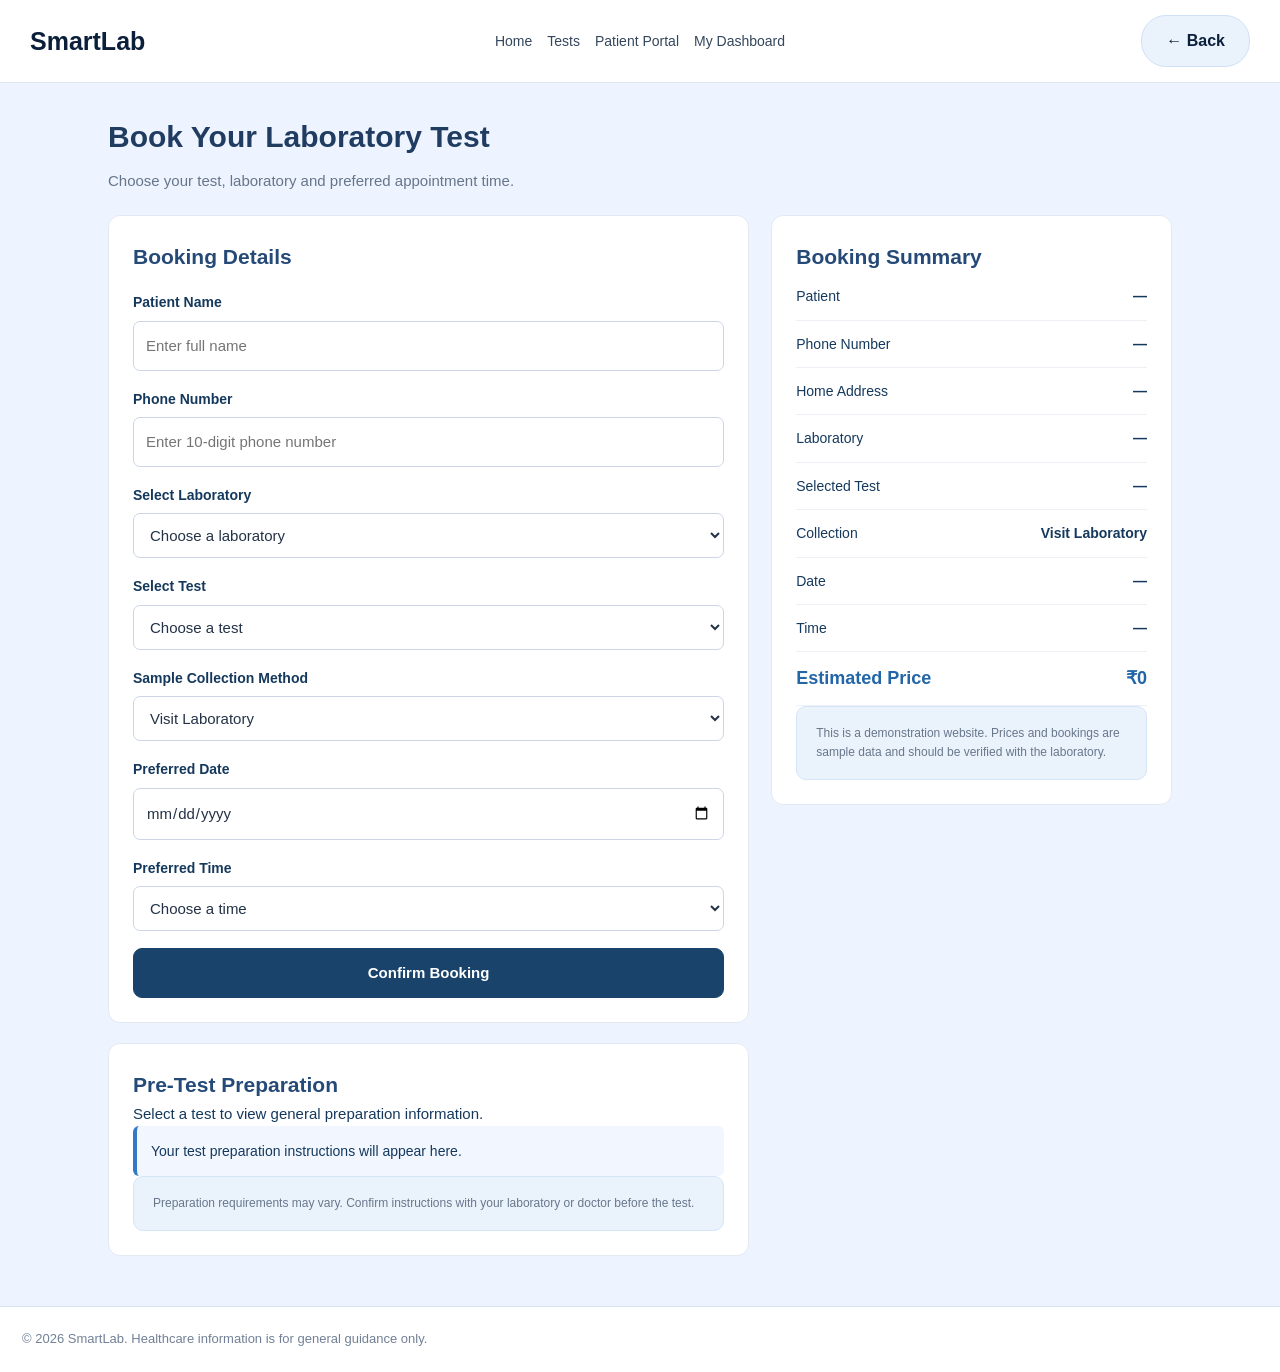
<file: booking.html>
<!DOCTYPE html>
<html lang="en">
<head>
  <meta charset="UTF-8">
  <meta name="viewport" content="width=device-width, initial-scale=1.0">
  <title>Book a Test | SmartLab</title>
  <link rel="stylesheet" href="dashboard.css">

  <style>
    * {
      box-sizing: border-box;
    }

    body {
      margin: 0;
      font-family: Arial, sans-serif;
      background: #EEF4FF !important;
      color: #243247;
    }

    /* Header: SmartLab left, navigation and Back button right */
 header {
  display: grid !important;
  grid-template-columns: 1fr auto 1fr;
  grid-template-rows: auto;
  align-items: center;
  gap: 12px 20px;
  padding: 15px 30px;
  background: #FFFFFF !important;
  border-bottom: 1px solid #DCE5F0 !important;
}

header .brand {
  grid-column: 1;
  grid-row: 1;
  justify-self: start;
  color: #0B1F3A !important;
  margin: 0 !important;
}

header nav {
  grid-column: 2;
  grid-row: 1;
  display: flex !important;
  align-items: center;
  justify-content: center !important;
  gap: 15px !important;
  flex-wrap: wrap;
  width: auto !important;
  margin: 0 !important;
}

header nav .language-select {
  display: none !important;
}

header > .back-btn {
  grid-column: 3;
  grid-row: 1;
  justify-self: end;
  display: inline-flex !important;
  align-items: center;
  justify-content: center;
  margin: 0 !important;
  background: #EAF2FC !important;
  color: #0B1F3A !important;
  border: 1px solid #D1E1F5 !important;
  border-radius: 25px;
  padding: 12px 24px;
  cursor: pointer;
  flex-shrink: 0;
}

@media (max-width: 760px) {
  header {
    grid-template-columns: 1fr auto;
    grid-template-rows: auto auto;
    padding: 15px;
  }

  header .brand {
    grid-column: 1;
    grid-row: 1;
  }

  header nav {
    grid-column: 1 / 3;
    grid-row: 2;
    justify-content: center !important;
  }

  header > .back-btn {
    grid-column: 2;
    grid-row: 1;
  }
}
    header .brand {
  color: #0B1F3A !important;
  font-weight: bold;
}
     
    nav {
      display: flex;
      align-items: center;
      gap: 15px;
      flex-wrap: wrap;
    }

    nav a {
      text-decoration: none;
      color: #34465d;
      font-size: 14px;
    }

    select,
    input,
    button {
      font: inherit;
    }

    .language-select {
      padding: 8px;
      border: 1px solid #d6deea;
      border-radius: 7px;
      background: white;
    }

    .page {
      max-width: 1100px;
      margin: 30px auto;
      padding: 0 18px;
    }

    .page-heading {
      margin-bottom: 22px;
    }

    .page-heading h1 {
      margin-bottom: 8px;
      color: #203c61;
    }

    .page-heading p {
      color: #66758a;
      line-height: 1.6;
    }

    /* Existing Book Test layout - unchanged */
    .booking-layout {
      display: grid;
      grid-template-columns: minmax(0, 1.6fr) minmax(260px, 1fr);
      gap: 22px;
      align-items: start;
      width: 100%;
    }

    .booking-layout > section,
    .booking-layout > aside {
      min-width: 0;
    }

    .booking-layout > section .card,
    .booking-layout > aside .card {
      width: 100%;
    }

    .card {
      background: #FFFFFF !important;
      border: 1px solid #e3e9f2;
      border-radius: 12px;
      padding: 24px;
      margin-bottom: 20px;
    }

    .card h2 {
      margin-top: 0;
      color: #254a78;
      font-size: 21px;
    }

    .form-group {
      margin-bottom: 17px;
    }

    .form-group label {
      display: block;
      font-weight: 600;
      margin-bottom: 7px;
      font-size: 14px;
    }

    .form-group input,
    .form-group select {
      width: 100%;
      padding: 12px;
      border: 1px solid #ccd6e4;
      border-radius: 7px;
      background: white;
      color: #243247;
    }

    .form-group input:focus,
    .form-group select:focus {
      outline: 2px solid #b8d5f6;
      border-color: #3479c5;
    }

    .primary-btn {
      width: 100%;
      padding: 13px;
      border: none;
      border-radius: 7px;
      background: #276bb2;
      color: white;
      font-weight: bold;
      cursor: pointer;
    }

    .primary-btn:hover {
      background: #1e558e;
    }

    .summary-row {
      display: flex;
      justify-content: space-between;
      gap: 12px;
      padding: 12px 0;
      border-bottom: 1px solid #edf0f5;
      font-size: 14px;
    }

    .summary-row span:last-child {
      text-align: right;
      font-weight: 600;
      overflow-wrap: anywhere;
    }

    .price-row {
      font-size: 18px;
      color: #2366a8;
      font-weight: bold;
    }

    .preparation-box {
      background: #f2f7ff;
      border-left: 4px solid #3479c5;
      padding: 14px;
      border-radius: 6px;
      line-height: 1.6;
      font-size: 14px;
    }

    .disclaimer {
      color: #68778b;
      font-size: 12px;
      line-height: 1.6;
    }

    footer {
      text-align: center;
      padding: 22px;
      background: white;
      color: #718096;
      font-size: 13px;
      margin-top: 30px;
    }

    .notice {
      display: none;
      margin-top: 14px;
      padding: 12px;
      border-radius: 7px;
      background: #e8f7ed;
      color: #176534;
      line-height: 1.5;
    }

    @media (max-width: 760px) {
      .booking-layout {
        grid-template-columns: minmax(0, 1fr);
      }

      header {
        align-items: start;
      }

      header nav {
        width: auto !important;
      }

      .card {
        padding: 18px;
      }
    }
  </style>
</head>

<body>
<header>
  <div class="brand">SmartLab</div>

  <nav>
    <a href="index.html" data-i18n="home">Home</a>
    <a href="tests.html" data-i18n="tests">Tests</a>
    <a href="patient-dashboard.html" data-i18n="patientPortal">Patient Portal</a>
    <a href="lab-dashboard.html" data-i18n="myDashboard">My Dashboard</a>

    
  </nav>

  <button class="back-btn" onclick="history.back()">
    ← Back
  </button>
</header>

<main class="page">
  <div class="page-heading">
    <h1 data-i18n="bookingTitle">Book Your Laboratory Test</h1>
    <p data-i18n="bookingIntro">
      Choose your test, laboratory and preferred appointment time.
    </p>
  </div>

  <div class="booking-layout">
    <section>
      <div class="card">
        <h2 data-i18n="bookingDetails">Booking Details</h2>

        <form id="bookingForm">
          <div class="form-group">
            <label for="patientName" data-i18n="patientName">Patient Name</label>
            <input id="patientName" name="patientName" type="text" required
              data-i18n-placeholder="namePlaceholder" placeholder="Enter full name">
          </div>

          <div class="form-group">
            <label for="phone" data-i18n="phone">Phone Number</label>
            <input id="phone" name="phone" type="tel" inputmode="numeric"
              pattern="[0-9]{10}" maxlength="10" required
              data-i18n-placeholder="phonePlaceholder"
              placeholder="Enter 10-digit phone number">
          </div>

          <div class="form-group">
            <label for="laboratory" data-i18n="laboratory">Select Laboratory</label>
            <select id="laboratory" name="laboratory" required>
              <option value="" data-i18n="chooseLab">Choose a laboratory</option>
              <option value="SmartLab Hinjewadi">SmartLab Hinjewadi</option>
              <option value="SmartLab Wakad">SmartLab Wakad</option>
              <option value="SmartLab Pune">SmartLab Pune</option>
            </select>
          </div>

          <div class="form-group">
            <label for="testSelect" data-i18n="selectTest">Select Test</label>
            <select id="testSelect" name="test" required>
              <option value="" data-i18n="chooseTest">Choose a test</option>
              <option value="Haemogram" data-price="200">Haemogram - ₹200</option>
              <option value="Haemoglobin" data-price="100">Haemoglobin - ₹100</option>
              <option value="ESR" data-price="100">ESR - ₹100</option>
              <option value="PBS for Malarial Parasites" data-price="100">PBS for Malarial Parasites - ₹100</option>
              <option value="Malarial Parasites (Rapid)" data-price="150">Malarial Parasites (Rapid) - ₹150</option>
              <option value="Blood Group & RH" data-price="50">Blood Group & RH - ₹50</option>
              <option value="BT-CT" data-price="100">BT-CT - ₹100</option>
              <option value="HbA1c" data-price="500">Glycosylated Haemoglobin (HbA1c) - ₹500</option>
              <option value="Plasma Prothrombin Time" data-price="200">Plasma Prothrombin Time - ₹200</option>
              <option value="HIV" data-price="300">HIV - ₹300</option>
              <option value="HBsAg" data-price="200">HBsAg - ₹200</option>
              <option value="V.D.R.L." data-price="150">V.D.R.L. - ₹150</option>
              <option value="C-Reactive Protein (CRP)" data-price="400">C-Reactive Protein (CRP) - ₹400</option>
              <option value="Rheumatoid Factor (R.A. Test) Quantitative" data-price="400">Rheumatoid Factor (R.A. Test) Quantitative - ₹400</option>
              <option value="A.S.O. Test Quantitative" data-price="500">A.S.O. Test Quantitative - ₹500</option>
              <option value="Widal Test" data-price="100">Widal Test - ₹100</option>
              <option value="Weil Felix" data-price="300">Weil Felix - ₹300</option>
              <option value="Mantoux Test" data-price="250">Mantoux Test - ₹250</option>
              <option value="Dengue Test" data-price="600">Dengue Test - ₹600</option>
              <option value="BSL (R)" data-price="50">BSL (R) - ₹50</option>
              <option value="BSL & FPP" data-price="100">BSL & FPP - ₹100</option>
              <option value="Blood Urea Level" data-price="200">Blood Urea Level - ₹200</option>
              <option value="Serum Creatinine" data-price="200">Serum Creatinine - ₹200</option>
              <option value="Bilirubin (T,D&I)" data-price="200">Bilirubin (T,D&I) - ₹200</option>
              <option value="S.G.P.T." data-price="200">S.G.P.T. - ₹200</option>
              <option value="S.G.O.T." data-price="200">S.G.O.T. - ₹200</option>
              <option value="Calcium" data-price="200">Calcium - ₹200</option>
              <option value="Cholesterol" data-price="200">Cholesterol - ₹200</option>
              <option value="Total Protein (Albumin Globulin)" data-price="250">Total Protein (Albumin Globulin) - ₹250</option>
              <option value="Alkaline Phosphatase" data-price="200">Alkaline Phosphatase - ₹200</option>
              <option value="Uric Acid" data-price="200">Uric Acid - ₹200</option>
              <option value="Triglycerides" data-price="200">Triglycerides - ₹200</option>
              <option value="Urine Routine" data-price="100">Urine Routine - ₹100</option>
              <option value="Sputum for AFB" data-price="300">Sputum for AFB - ₹300</option>
              <option value="Semen Analysis" data-price="300">Semen Analysis - ₹300</option>
              <option value="Stool Examination" data-price="300">Stool Examination - ₹300</option>
              <option value="Urine Pregnancy" data-price="100">Urine Pregnancy - ₹100</option>
              <option value="Lipid Profile" data-price="500">Lipid Profile - ₹500</option>
              <option value="Renal Profile" data-price="500">Renal Profile - ₹500</option>
              <option value="Liver Function" data-price="600">Liver Function - ₹600</option>
              <option value="S. Electrolytes (Dry)" data-price="600">S. Electrolytes (Dry) - ₹600</option>
              <option value="S. Electrolytes (Wet)" data-price="500">S. Electrolytes (Wet) - ₹500</option>
              <option value="Glucose Tolerance Test (GTT)" data-price="400">Glucose Tolerance Test (GTT) - ₹400</option>
              <option value="Glucose Challenge Test (GCT)" data-price="200">Glucose Challenge Test (GCT) - ₹200</option>
              <option value="CK-MB" data-price="500">CK-MB - ₹500</option>
              <option value="CPK" data-price="500">CPK - ₹500</option>
              <option value="Chikungunya" data-price="600">Chikungunya - ₹600</option>
              <option value="Trop T" data-price="1200">Trop T - ₹1200</option>
            </select>
          </div>

          <div class="form-group">
            <label for="collectionMethod" data-i18n="collectionMethod">Sample Collection Method</label>
            <select id="collectionMethod" name="collectionMethod" required>
              <option value="Laboratory" data-i18n="atLab">Visit Laboratory</option>
              <option value="Home Collection" data-i18n="homeCollection">Home Sample Collection</option>
            </select>
          </div>

          <div class="form-group" id="addressGroup" hidden>
            <label for="address" data-i18n="homeAddress">Home Address</label>
            <input id="address" name="address" type="text"
              data-i18n-placeholder="addressPlaceholder"
              placeholder="Enter your complete address">
          </div>

          <div class="form-group">
            <label for="bookingDate" data-i18n="date">Preferred Date</label>
            <input id="bookingDate" name="bookingDate" type="date" required>
          </div>

          <div class="form-group">
            <label for="bookingTime" data-i18n="time">Preferred Time</label>
            <select id="bookingTime" name="bookingTime" required>
              <option value="" data-i18n="chooseTime">Choose a time</option>
              <option>08:00 AM-09:00 AM</option>
              <option>10:00 AM-11:00 AM</option>
              <option>12:00 PM-01:00 AM</option>
              <option>02:00 PM-03:00 PM</option>
              <option>04:00 PM-05:00 PM</option>
            </select>
          </div>

          <button class="primary-btn" type="submit" data-i18n="confirmBooking">
            Confirm Booking
          </button>

          <div id="successNotice" class="notice" role="status"></div>
        </form>
      </div>

      <div class="card">
        <h2 data-i18n="preparationTitle">Pre-Test Preparation</h2>
        <p data-i18n="preparationIntro">
          Select a test to view general preparation information.
        </p>
        <div id="preparationText" class="preparation-box">
          Your test preparation instructions will appear here.
        </div>
        <p class="disclaimer" data-i18n="medicalDisclaimer">
          Preparation requirements may vary. Confirm instructions with your laboratory or doctor before the test.
        </p>
      </div>
    </section>

    <aside>
      <div class="card">
        <h2 data-i18n="summaryTitle">Booking Summary</h2>

        <div class="summary-row">
          <span data-i18n="summaryPatient">Patient</span>
          <span id="summaryPatient">—</span>
        </div>
        <div class="summary-row">
  <span>Phone Number</span>
  <span id="summaryPhone">—</span>
</div>

<div class="summary-row" id="summaryAddressRow" hidden>
  <span>Home Address</span>
  <span id="summaryAddress">—</span>
</div>

        <div class="summary-row">
          <span data-i18n="summaryLab">Laboratory</span>
          <span id="summaryLab">—</span>
        </div>

        <div class="summary-row">
          <span data-i18n="summaryTest">Selected Test</span>
          <span id="summaryTest">—</span>
        </div>

        <div class="summary-row">
          <span data-i18n="summaryCollection">Collection</span>
          <span id="summaryCollection">Visit Laboratory</span>
        </div>

        <div class="summary-row">
          <span data-i18n="summaryDate">Date</span>
          <span id="summaryDate">—</span>
        </div>

        <div class="summary-row">
          <span data-i18n="summaryTime">Time</span>
          <span id="summaryTime">—</span>
        </div>

        <div class="summary-row price-row">
          <span data-i18n="estimatedPrice">Estimated Price</span>
          <span id="summaryPrice">₹0</span>
        </div>

        <p class="disclaimer" data-i18n="priceDisclaimer">
          This is a demonstration website. Prices and bookings are sample data and should be verified with the laboratory.
        </p>
      </div>
    </aside>
  </div>
</main>

<footer data-i18n="footerText">
  © 2026 SmartLab. Healthcare information is for general guidance only.
</footer>

<script>
const translations = {
  en: {
    home:"Home", tests:"Tests", patientPortal:"Patient Portal",
    myDashboard:"My Dashboard", back:"Back",
    bookingTitle:"Book Your Laboratory Test",
    bookingIntro:"Choose your test, laboratory and preferred appointment time.",
    bookingDetails:"Booking Details", patientName:"Patient Name",
    namePlaceholder:"Enter full name", phone:"Phone Number",
    phonePlaceholder:"Enter 10-digit phone number",
    laboratory:"Select Laboratory", chooseLab:"Choose a laboratory",
    selectTest:"Select Test", chooseTest:"Choose a test",
    collectionMethod:"Sample Collection Method", atLab:"Visit Laboratory",
    homeCollection:"Home Sample Collection", homeAddress:"Home Address",
    addressPlaceholder:"Enter your complete address",
    date:"Preferred Date", time:"Preferred Time", chooseTime:"Choose a time",
    confirmBooking:"Confirm Booking", preparationTitle:"Pre-Test Preparation",
    preparationIntro:"Select a test to view general preparation information.",
    preparationDefault:"Your test preparation instructions will appear here.",
    medicalDisclaimer:"Preparation requirements may vary. Confirm instructions with your laboratory or doctor before the test.",
    summaryTitle:"Booking Summary", summaryPatient:"Patient",
    summaryLab:"Laboratory", summaryTest:"Selected Test",
    summaryCollection:"Collection", summaryDate:"Date", summaryTime:"Time",
    estimatedPrice:"Estimated Price",
    priceDisclaimer:"This is a demonstration website. Prices and bookings are sample data and should be verified with the laboratory.",
    footerText:"© 2026 SmartLab. Healthcare information is for general guidance only.",
    success:"Demo booking saved successfully. This is not a real laboratory appointment.",
    fillFields:"Please complete all required fields.",
    noPreparation:"Follow the instructions given by your laboratory. Preparation depends on the test and your medical condition."
  },
  mr: {
    home:"मुख्यपृष्ठ", tests:"चाचण्या", patientPortal:"रुग्ण पोर्टल",
    myDashboard:"माझे डॅशबोर्ड", back:"मागे",
    bookingTitle:"तुमची लॅब चाचणी बुक करा",
    bookingIntro:"चाचणी, प्रयोगशाळा आणि सोयीची वेळ निवडा.",
    bookingDetails:"बुकिंगची माहिती", patientName:"रुग्णाचे नाव",
    namePlaceholder:"पूर्ण नाव लिहा", phone:"मोबाइल नंबर",
    phonePlaceholder:"१० अंकी मोबाइल नंबर लिहा",
    laboratory:"प्रयोगशाळा निवडा", chooseLab:"प्रयोगशाळा निवडा",
    selectTest:"चाचणी निवडा", chooseTest:"चाचणी निवडा",
    collectionMethod:"नमुना गोळा करण्याची पद्धत", atLab:"प्रयोगशाळेत जा",
    homeCollection:"घरी नमुना संकलन", homeAddress:"घराचा पत्ता",
    addressPlaceholder:"संपूर्ण पत्ता लिहा",
    date:"पसंतीची तारीख", time:"पसंतीची वेळ", chooseTime:"वेळ निवडा",
    confirmBooking:"बुकिंग निश्चित करा", preparationTitle:"चाचणीपूर्व तयारी",
    preparationIntro:"तयारीची सामान्य माहिती पाहण्यासाठी चाचणी निवडा.",
    preparationDefault:"चाचणीच्या तयारीची माहिती येथे दिसेल.",
    medicalDisclaimer:"तयारीचे नियम वेगवेगळे असू शकतात. चाचणीपूर्वी प्रयोगशाळा किंवा डॉक्टरांकडून सूचना निश्चित करा.",
    summaryTitle:"बुकिंगचा तपशील", summaryPatient:"रुग्ण",
    summaryLab:"प्रयोगशाळा", summaryTest:"निवडलेली चाचणी",
    summaryCollection:"संकलन", summaryDate:"तारीख", summaryTime:"वेळ",
    estimatedPrice:"अंदाजे किंमत",
    priceDisclaimer:"ही प्रात्यक्षिक वेबसाइट आहे. किंमती आणि बुकिंग नमुना माहिती आहे. प्रयोगशाळेकडून खात्री करा.",
    footerText:"© 2026 SmartLab. आरोग्यविषयक माहिती सामान्य मार्गदर्शनासाठी आहे.",
    success:"डेमो बुकिंग सेव्ह झाले. ही खरी प्रयोगशाळेतील अपॉइंटमेंट नाही.",
    fillFields:"कृपया आवश्यक सर्व माहिती भरा.",
    noPreparation:"प्रयोगशाळेने दिलेल्या सूचनांचे पालन करा. तयारी चाचणी आणि आरोग्यस्थितीनुसार बदलू शकते."
  },
  hi: {
    home:"होम", tests:"जाँचें", patientPortal:"रोगी पोर्टल",
    myDashboard:"मेरा डैशबोर्ड", back:"वापस",
    bookingTitle:"अपनी लैब जाँच बुक करें",
    bookingIntro:"जाँच, प्रयोगशाला और सुविधाजनक समय चुनें।",
    bookingDetails:"बुकिंग की जानकारी", patientName:"रोगी का नाम",
    namePlaceholder:"पूरा नाम दर्ज करें", phone:"मोबाइल नंबर",
    phonePlaceholder:"10 अंकों का मोबाइल नंबर दर्ज करें",
    laboratory:"प्रयोगशाला चुनें", chooseLab:"प्रयोगशाला चुनें",
    selectTest:"जाँच चुनें", chooseTest:"जाँच चुनें",
    collectionMethod:"नमूना लेने का तरीका", atLab:"प्रयोगशाला जाएँ",
    homeCollection:"घर से नमूना संग्रह", homeAddress:"घर का पता",
    addressPlaceholder:"पूरा पता दर्ज करें",
    date:"पसंदीदा तारीख", time:"पसंदीदा समय", chooseTime:"समय चुनें",
    confirmBooking:"बुकिंग की पुष्टि करें", preparationTitle:"जाँच से पहले की तैयारी",
    preparationIntro:"तैयारी की सामान्य जानकारी देखने के लिए जाँच चुनें।",
    preparationDefault:"जाँच की तैयारी की जानकारी यहाँ दिखाई देगी।",
    medicalDisclaimer:"तैयारी के नियम अलग हो सकते हैं। जाँच से पहले प्रयोगशाला या डॉक्टर से निर्देश की पुष्टि करें।",
    summaryTitle:"बुकिंग का सारांश", summaryPatient:"रोगी",
    summaryLab:"प्रयोगशाला", summaryTest:"चुनी गई जाँच",
    summaryCollection:"नमूना संग्रह", summaryDate:"तारीख", summaryTime:"समय",
    estimatedPrice:"अनुमानित कीमत",
    priceDisclaimer:"यह एक डेमो वेबसाइट है। कीमतें और बुकिंग नमूना जानकारी हैं। प्रयोगशाला से पुष्टि करें।",
    footerText:"© 2026 SmartLab. स्वास्थ्य जानकारी केवल सामान्य मार्गदर्शन के लिए है।",
    success:"डेमो बुकिंग सेव हो गई। यह वास्तविक लैब अपॉइंटमेंट नहीं है।",
    fillFields:"कृपया सभी आवश्यक जानकारी भरें।",
    noPreparation:"प्रयोगशाला के निर्देशों का पालन करें। तैयारी जाँच और स्वास्थ्य स्थिति पर निर्भर करती है।"
  }
};

const preparation = {
  "Haemogram":"Usually no fasting is required. Follow any specific instructions from your laboratory.",
  "Haemoglobin":"Fasting is usually not required. Follow laboratory instructions.",
  "ESR":"Usually no special preparation is required.",
  "PBS for Malarial Parasites":"Usually no fasting is required. Tell the healthcare professional about medicines you take.",
  "Malarial Parasites (Rapid)":"Usually no fasting is required. Follow the laboratory's instructions.",
  "Blood Group & RH":"Usually no fasting is required.",
  "BT-CT":"Tell the laboratory about medicines, especially blood thinners, before the test.",
  "HbA1c":"Fasting is usually not required. Follow your doctor's instructions.",
  "Plasma Prothrombin Time":"Tell the laboratory about blood-thinning medicines. Do not stop medicines without medical advice.",
  "HIV":"Follow the laboratory's instructions. Ask staff if you have questions about the test.",
  "HBsAg":"Usually no fasting is required. Follow laboratory instructions.",
  "V.D.R.L.":"Usually no fasting is required unless your doctor advises otherwise.",
  "C-Reactive Protein (CRP)":"Usually no fasting is required. Follow your laboratory's instructions.",
  "Rheumatoid Factor (R.A. Test) Quantitative":"Usually no fasting is required unless instructed by your doctor.",
  "A.S.O. Test Quantitative":"Usually no fasting is required unless instructed by your doctor.",
  "Widal Test":"Follow your doctor's and laboratory's instructions.",
  "Weil Felix":"Follow the laboratory's instructions. Fasting is not always required.",
  "Mantoux Test":"Tell the healthcare professional about previous TB testing and relevant medical history.",
  "Dengue Test":"Usually no fasting is required. Follow medical advice.",
  "BSL (R)":"This is generally a random blood sugar test. Follow your doctor's instructions.",
  "BSL & FPP":"FPP may require a specific meal and timing schedule. Confirm exact instructions with the laboratory.",
  "Blood Urea Level":"Fasting may depend on other tests being done. Follow laboratory instructions.",
  "Serum Creatinine":"Tell your doctor about medicines and supplements. Follow any dietary instructions provided.",
  "Bilirubin (T,D&I)":"Follow laboratory instructions. Fasting may be requested in some situations.",
  "S.G.P.T.":"Follow any fasting or medicine instructions provided by your doctor.",
  "S.G.O.T.":"Follow any fasting or medicine instructions provided by your doctor.",
  "Calcium":"Tell your doctor about supplements and medicines. Follow laboratory instructions.",
  "Cholesterol":"Fasting requirements depend on the test ordered. Confirm with the laboratory.",
  "Total Protein (Albumin Globulin)":"Usually no special preparation is required unless instructed.",
  "Alkaline Phosphatase":"Follow the laboratory's instructions; fasting may be requested.",
  "Uric Acid":"Follow any dietary and medicine instructions from your doctor.",
  "Triglycerides":"Fasting may be required. Confirm the duration with your laboratory.",
  "Urine Routine":"Collect the urine sample in the sterile container provided and follow collection instructions.",
  "Sputum for AFB":"Follow the laboratory's sputum collection instructions. A deep-cough sample may be requested.",
  "Semen Analysis":"Follow the laboratory's instructions about abstinence duration and sample collection.",
  "Stool Examination":"Collect the sample in the container provided and avoid contamination with urine or water.",
  "Urine Pregnancy":"Follow instructions for urine collection. First-morning urine may be preferred in some cases.",
  "Lipid Profile":"Fasting requirements vary. Ask the laboratory whether fasting is needed and for how long.",
  "Renal Profile":"Follow laboratory instructions. Fasting may depend on the tests included.",
  "Liver Function":"Follow any fasting and medicine instructions provided by your doctor.",
  "S. Electrolytes (Dry)":"Usually no special preparation is required unless the laboratory advises otherwise.",
  "S. Electrolytes (Wet)":"Usually no special preparation is required unless the laboratory advises otherwise.",
  "Glucose Tolerance Test (GTT)":"Requires specific preparation and timed blood samples. Contact the laboratory before your appointment.",
  "Glucose Challenge Test (GCT)":"Follow your doctor's instructions about food, timing and sample collection.",
  "CK-MB":"Tell your doctor about medicines and recent strenuous exercise.",
  "CPK":"Avoid strenuous exercise before the test if advised by your healthcare professional.",
  "Chikungunya":"Usually no fasting is required. Follow your doctor's instructions.",
  "Trop T":"Usually no fasting is required. If a heart emergency is suspected, seek urgent medical care rather than delaying for preparation."
};

let currentLanguage = localStorage.getItem("smartlab-language") || "en";
function applyBookingLanguage(language) {
  const lang = translations[language] ? language : "en";

  currentLanguage = lang;
  document.documentElement.lang = lang;
  localStorage.setItem("smartlab-language", lang);

  document.querySelectorAll("[data-i18n]").forEach(element => {
    const key = element.dataset.i18n;

    if (translations[lang][key]) {
      element.textContent = translations[lang][key];
    }
  });


  document.querySelectorAll("[data-i18n-placeholder]").forEach(element => {
    const key = element.dataset.i18nPlaceholder;
    if (translations[lang][key]) {
      element.placeholder = translations[lang][key];
    }
  });

  updatePreparation();
}

function updatePreparation() {
  const lang = currentLanguage;
  const test = document.getElementById("testSelect").value;
  const output = document.getElementById("preparationText");

  if (!test) {
    output.textContent = translations[lang].preparationDefault;
    return;
  }

  output.textContent = preparation[test] || translations[lang].noPreparation;
}

const form = document.getElementById("bookingForm");
const patientName = document.getElementById("patientName");
const laboratory = document.getElementById("laboratory");
const testSelect = document.getElementById("testSelect");
const collectionMethod = document.getElementById("collectionMethod");
const address = document.getElementById("address");
const addressGroup = document.getElementById("addressGroup");
const bookingDate = document.getElementById("bookingDate");
const bookingTime = document.getElementById("bookingTime");

const today = new Date();
const localToday = new Date(today.getTime() - today.getTimezoneOffset() * 60000)
  .toISOString().split("T")[0];

bookingDate.min = localToday;


function updateSummary() {
  const selectedTest = testSelect.options[testSelect.selectedIndex];
  const price = selectedTest ? Number(selectedTest.dataset.price || 0) : 0;
  const lang = localStorage.getItem("smartlab-language") || "en";
  const currentLanguage = translations[lang] ? lang : "en";

  document.getElementById("summaryPatient").textContent =
    patientName.value.trim() || "—";

  document.getElementById("summaryPhone").textContent =
    document.getElementById("phone").value.trim() || "—";

  document.getElementById("summaryAddress").textContent =
    address.value.trim() || "—";

  document.getElementById("summaryAddressRow").hidden =
    collectionMethod.value !== "Home Collection";

  document.getElementById("summaryLab").textContent =
    laboratory.value || "—";

  document.getElementById("summaryTest").textContent =
    testSelect.value || "—";

  document.getElementById("summaryCollection").textContent =
    collectionMethod.value === "Home Collection"
      ? translations[currentLanguage].homeCollection
      : translations[currentLanguage].atLab;

  document.getElementById("summaryDate").textContent =
    bookingDate.value || "—";

  document.getElementById("summaryTime").textContent =
    bookingTime.value || "—";

  document.getElementById("summaryPrice").textContent = "₹" + price;
}

function updateAddressVisibility() {
  const homeCollection = collectionMethod.value === "Home Collection";

  addressGroup.hidden = !homeCollection;
  address.required = homeCollection;

  updateSummary();
}

[
  patientName,
  laboratory,
  testSelect,
  collectionMethod,
  bookingDate,
  bookingTime
].forEach(element => {
  element.addEventListener("input", updateSummary);
  element.addEventListener("change", updateSummary);
});
document.getElementById("phone").addEventListener("input", updateSummary);
address.addEventListener("input", updateSummary);

testSelect.addEventListener("change", updatePreparation);
collectionMethod.addEventListener("change", updateAddressVisibility);

form.addEventListener("submit", event => {
  event.preventDefault();

  const lang = currentLanguage;

  if (!form.checkValidity()) {
    form.reportValidity();
    return;
  }

  const selectedTest = testSelect.options[testSelect.selectedIndex];

  const booking = {
    id: "SL" + Date.now(),
    patientName: patientName.value.trim(),
    phone: document.getElementById("phone").value.trim(),
    laboratory: laboratory.value,
    test: testSelect.value,
    price: Number(selectedTest.dataset.price || 0),
    collectionMethod: collectionMethod.value,
    address: address.value.trim(),
    date: bookingDate.value,
    time: bookingTime.value,
    status: "Pending",
    createdAt: new Date().toISOString()
  };

  // Demo data is stored only in this browser.
  const bookings = JSON.parse(
    localStorage.getItem("smartLabBookings") || "[]"
  );

  bookings.push(booking);

  localStorage.setItem(
    "smartLabBookings",
    JSON.stringify(bookings)
  );

  const notifications = JSON.parse(
    localStorage.getItem("smartLabNotifications") || "[]"
  );

  notifications.push({
    message: "New demo booking: " + booking.test,
    bookingId: booking.id,
    createdAt: booking.createdAt
  });

  localStorage.setItem(
    "smartLabNotifications",
    JSON.stringify(notifications)
  );

  const notice = document.getElementById("successNotice");

  notice.textContent =
    translations[lang].success + " Booking ID: " + booking.id;

  notice.style.display = "block";

  updateSummary();
});

// Support URLs such as booking.html?test=HbA1c
const params = new URLSearchParams(window.location.search);
const requestedTest = params.get("test");

if (requestedTest) {
  const matchingOption = Array.from(testSelect.options)
    .find(option =>
      option.value.toLowerCase() === requestedTest.toLowerCase()
    );

  if (matchingOption) {
    testSelect.value = matchingOption.value;
  }
}

const savedLanguage =
  localStorage.getItem("smartlab-language") || "en";

applyBookingLanguage(savedLanguage);
updateAddressVisibility();
updatePreparation();
updateSummary();
</script>
</body>
</html>
</file>
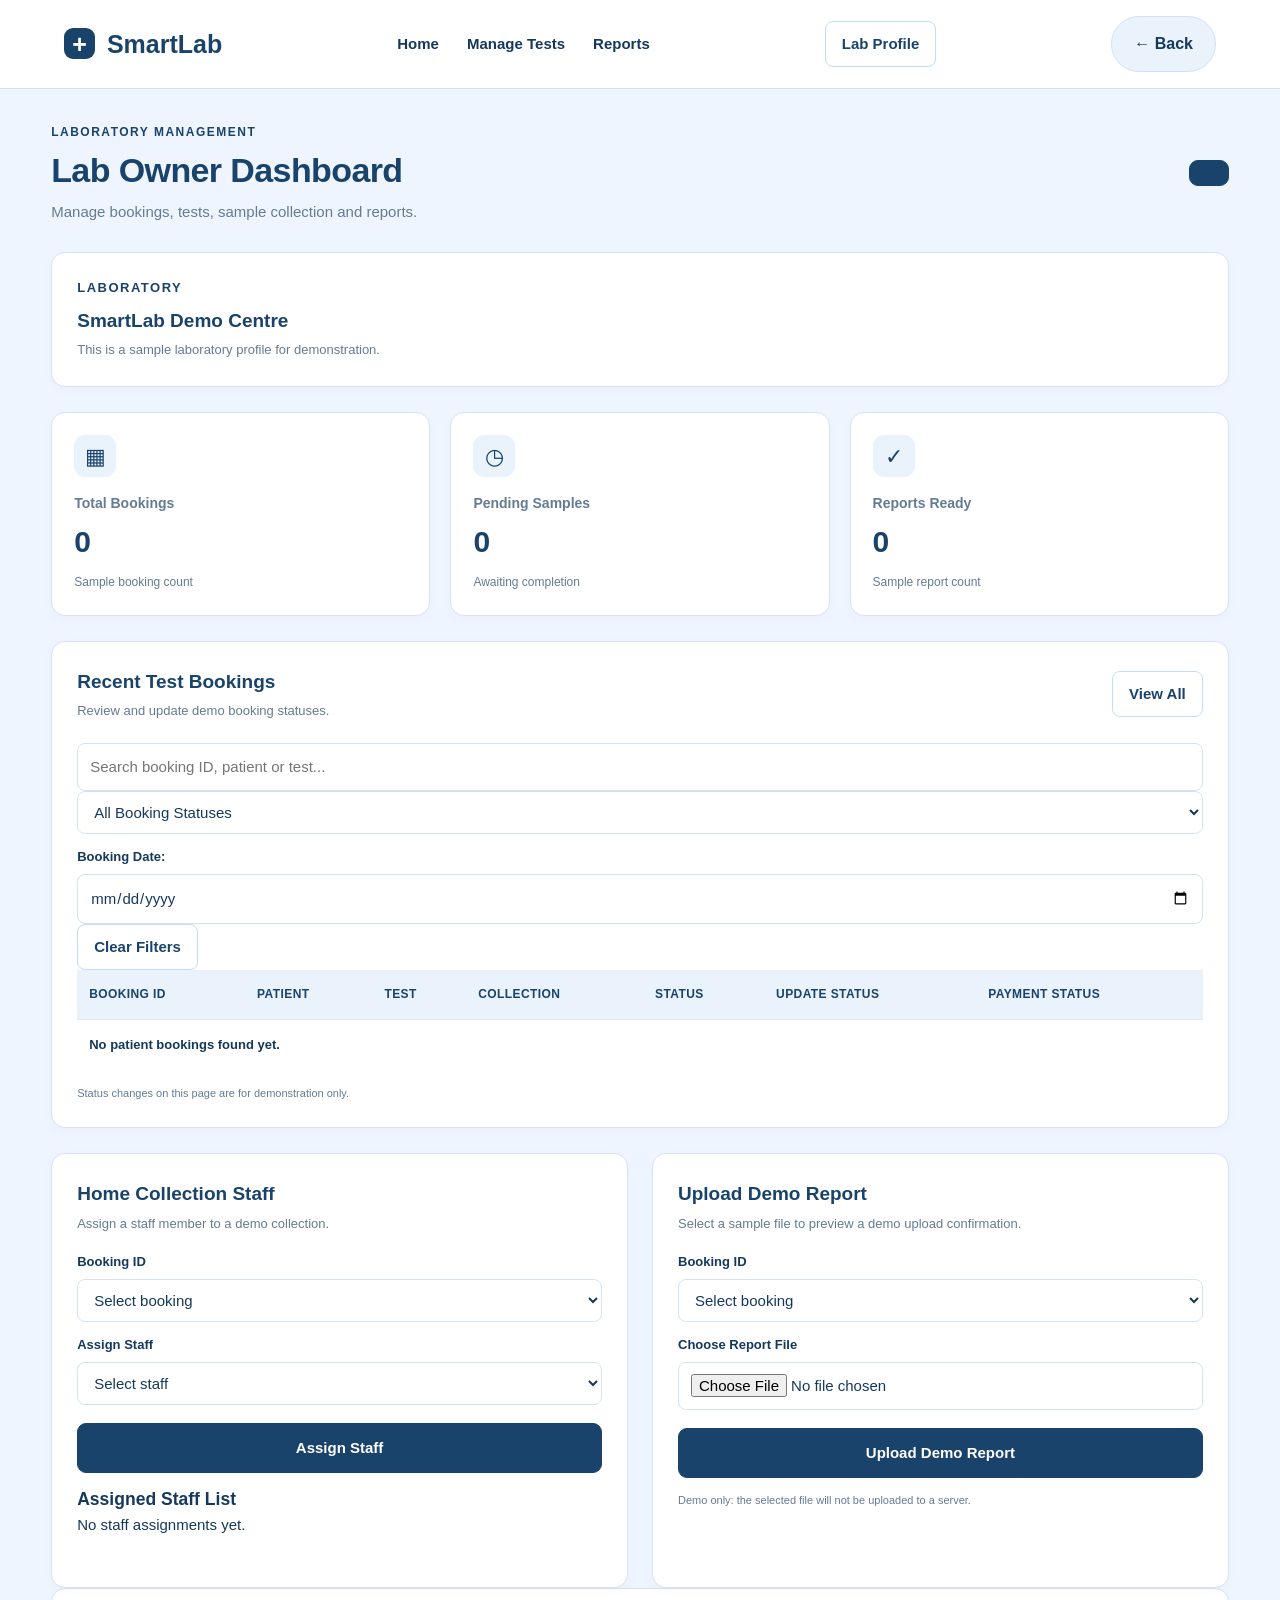
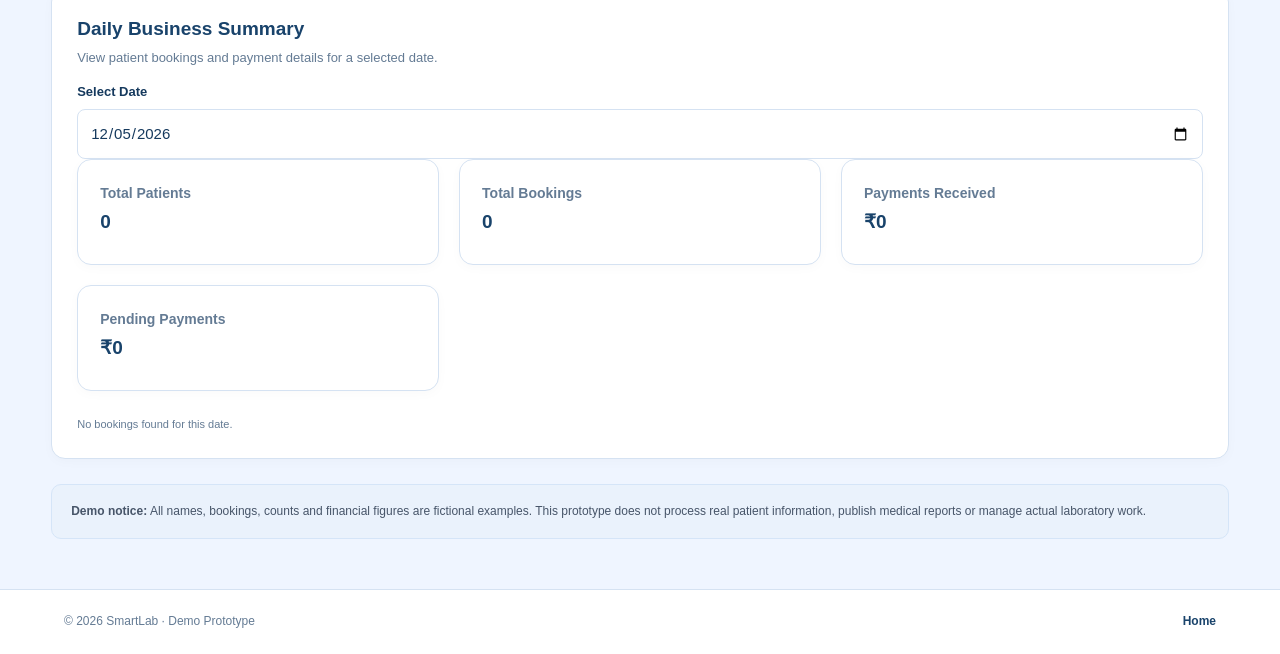
<file: lab-dashboard.html>
<!DOCTYPE html>
<html lang="en">
<head>
  <meta charset="UTF-8">
  <meta name="viewport" content="width=device-width, initial-scale=1.0">
  <title>Lab Owner Dashboard | SmartLab</title>
  <link rel="stylesheet" href="dashboard.css">
</head>
<body>

<header class="topbar">
  <a href="index.html" class="brand"><span>+</span> SmartLab</a>
  <nav>
    <a href="index.html" data-lang="Home">Home</a>
    <a href="tests.html" data-lang="Manage Tests">Manage Tests</a>
    <a href="reports.html" data-lang="Reports">Reports</a>
  </nav>

 

  <button class="outline-btn" onclick="showMessage('Demo laboratory owner profile.')">
    <span data-lang="Lab Profile">Lab Profile</span>
  </button>

  
<button class="back-btn" onclick="history.back()">
    ← Back
</button>

</header>

<main class="page">

  <section class="welcome">
    <div>
      <p class="eyebrow" data-lang="LABORATORY MANAGEMENT">LABORATORY MANAGEMENT</p>
      <h1 data-lang="Lab Owner Dashboard">Lab Owner Dashboard</h1>
      <p data-lang="Manage bookings, tests, sample collection and reports.">
        Manage bookings, tests, sample collection and reports.
      </p>
    </div>

    <button class="primary-btn"
      onclick="showMessage('Demo only: Add Test feature will be available on the Manage Tests page.')">
    
    </button>
  </section>

  <section class="panel">
    <p class="eyebrow" data-lang="LABORATORY">LABORATORY</p>
    <h2>SmartLab Demo Centre</h2>
    <p data-lang="This is a sample laboratory profile for demonstration.">
      This is a sample laboratory profile for demonstration.
    </p>
  </section>

  <section class="stats">
    <article class="stat-card">
      <div class="stat-icon">▦</div>
      <p data-lang="Total Bookings">Total Bookings</p>
      <h2 id="ownerTotalBookings">0</h2>
      <small data-lang="Sample booking count">Sample booking count</small>
    </article>

    <article class="stat-card">
      <div class="stat-icon">◷</div>
      <p data-lang="Pending Samples">Pending Samples</p>
      <h2 id="ownerPendingSamples">0</h2>
      <small data-lang="Awaiting completion">Awaiting completion</small>
    </article>

    <article class="stat-card">
      <div class="stat-icon">✓</div>
      <p data-lang="Reports Ready">Reports Ready</p>
      <h2 id="ownerReportsReady">0</h2>
      <small data-lang="Sample report count">Sample report count</small>
    </article>
  </section>

  <section class="panel">
    <div class="section-heading">
      <div>
        <h2 data-lang="Recent Test Bookings">Recent Test Bookings</h2>
        <p data-lang="Review and update demo booking statuses.">
          Review and update demo booking statuses.
        </p>
      </div>

      <button class="outline-btn"
        onclick="showMessage('All bookings shown in this demo are sample records.')">
        <span data-lang="View All">View All</span>
      </button>
    </div>

    <div class="booking-filters">
      <input
        type="text"
        id="bookingSearch"
        placeholder="Search booking ID, patient or test..."
        data-placeholder="Search booking ID, patient or test..."
      >

      <select id="bookingStatusFilter">
        <option value="" data-lang="All Booking Statuses">All Booking Statuses</option>
        <option value="Booked" data-lang="Booked">Booked</option>
        <option value="Sample Collected" data-lang="Sample Collected">Sample Collected</option>
        <option value="Processing" data-lang="Processing">Processing</option>
        <option value="Report Ready" data-lang="Report Ready">Report Ready</option>
        <option value="Cancelled (Demo)" data-lang="Cancelled (Demo)">Cancelled (Demo)</option>
      </select>

      <label for="bookingDateFilter" data-lang="Booking Date:">Booking Date:</label>
      <input type="date" id="bookingDateFilter">

      <button type="button" id="clearBookingFilters" class="outline-btn">
        <span data-lang="Clear Filters">Clear Filters</span>
      </button>
    </div>

    <div class="table-wrap">
      <table>
        <thead>
          <tr>
            <th data-lang="Booking ID">Booking ID</th>
            <th data-lang="Patient">Patient</th>
            <th data-lang="Test">Test</th>
            <th data-lang="Collection">Collection</th>
            <th data-lang="Status">Status</th>
            <th data-lang="Update Status">Update Status</th>
            <th data-lang="Payment Status">Payment Status</th>
          </tr>
        </thead>

        <tbody id="ownerBookingRows">
          <tr>
            <td>SL-101</td>
            <td>Demo Patient A</td>
            <td>Complete Blood Count</td>
            <td data-lang="Lab Visit">Lab Visit</td>
            <td>
              <span class="status status-progress" data-lang="Sample Collected">
                Sample Collected
              </span>
            </td>
            <td>
              <select class="owner-status" aria-label="Status for booking SL-101">
                <option value="Booked" data-lang="Booked">Booked</option>
                <option value="Sample Collected" selected data-lang="Sample Collected">Sample Collected</option>
                <option value="Processing" data-lang="Processing">Processing</option>
                <option value="Report Ready" data-lang="Report Ready">Report Ready</option>
              </select>
            </td>
          </tr>

          <tr>
            <td>SL-102</td>
            <td>Demo Patient B</td>
            <td>Blood Glucose</td>
            <td data-lang="Home Collection">Home Collection</td>
            <td>
              <span class="status status-ready" data-lang="Report Ready">
                Report Ready
              </span>
            </td>
            <td>
              <select class="owner-status" aria-label="Status for booking SL-102">
                <option value="Booked" data-lang="Booked">Booked</option>
                <option value="Sample Collected" data-lang="Sample Collected">Sample Collected</option>
                <option value="Processing" data-lang="Processing">Processing</option>
                <option value="Report Ready" selected data-lang="Report Ready">Report Ready</option>
              </select>
            </td>
          </tr>

          <tr>
            <td>SL-103</td>
            <td>Demo Patient C</td>
            <td>Lipid Profile</td>
            <td data-lang="Home Collection">Home Collection</td>
            <td>
              <span class="status status-progress" data-lang="Booked">Booked</span>
            </td>
            <td>
              <select class="owner-status" aria-label="Status for booking SL-103">
                <option value="Booked" selected data-lang="Booked">Booked</option>
                <option value="Sample Collected" data-lang="Sample Collected">Sample Collected</option>
                <option value="Processing" data-lang="Processing">Processing</option>
                <option value="Report Ready" data-lang="Report Ready">Report Ready</option>
              </select>
            </td>
          </tr>
        </tbody>
      </table>
    </div>

    <p class="note" data-lang="Status changes on this page are for demonstration only.">
      Status changes on this page are for demonstration only.
    </p>
  </section>

  <section class="two-columns">

    <article class="panel">
      <h2 data-lang="Home Collection Staff">Home Collection Staff</h2>
      <p data-lang="Assign a staff member to a demo collection.">
        Assign a staff member to a demo collection.
      </p>

      <form id="staffForm">
        <label for="staffBooking" data-lang="Booking ID">Booking ID</label>
       <select id="staffBooking" required>
  <option value="">Select booking</option>
</select>

        <label for="staffMember" data-lang="Assign Staff">Assign Staff</label>
        <select id="staffMember" required>
          <option value="" data-lang="Select staff">Select staff</option>
          <option>Demo Staff A</option>
          <option>Demo Staff B</option>
          <option>Demo Staff C</option>
        </select>

        <button type="submit" class="primary-btn full-btn">
          <span data-lang="Assign Staff">Assign Staff</span>
        </button>
      </form>

      <p id="staffMessage" class="form-message" aria-live="polite"></p>

      <h3 data-lang="Assigned Staff List">Assigned Staff List</h3>
      <div id="staffAssignmentList">
        <p data-lang="No staff assignments yet.">No staff assignments yet.</p>
      </div>
    </article>

    <article class="panel">
      <h2 data-lang="Upload Demo Report">Upload Demo Report</h2>
      <p data-lang="Select a sample file to preview a demo upload confirmation.">
        Select a sample file to preview a demo upload confirmation.
      </p>

      <form id="reportForm">
        <label for="reportBooking" data-lang="Booking ID">Booking ID</label>
        <select id="reportBooking" required>
          <option value="" data-lang="Select booking">Select booking</option>
          <option value="SL-101">SL-101</option>
          <option value="SL-102">SL-102</option>
          <option value="SL-103">SL-103</option>
        </select>

        <label for="reportFile" data-lang="Choose Report File">Choose Report File</label>
        <input id="reportFile" type="file" accept=".pdf,.txt,.jpg,.jpeg,.png" required>

        <button type="submit" class="primary-btn full-btn">
          <span data-lang="Upload Demo Report">Upload Demo Report</span>
        </button>
      </form>

      <p id="reportMessage" class="form-message" aria-live="polite"></p>

      <p class="note" data-lang="Demo only: the selected file will not be uploaded to a server.">
        Demo only: the selected file will not be uploaded to a server.
      </p>
    </article>

  </section>

  <section class="panel">
    <h2 data-lang="Daily Business Summary">Daily Business Summary</h2>
    <p data-lang="View patient bookings and payment details for a selected date.">
      View patient bookings and payment details for a selected date.
    </p>

    <label for="businessReportDate" data-lang="Select Date">Select Date</label>
    <input type="date" id="businessReportDate">

    <div class="stats">
      <article class="stat-card">
        <p data-lang="Total Patients">Total Patients</p>
        <h2 id="dailyPatients">0</h2>
      </article>

      <article class="stat-card">
        <p data-lang="Total Bookings">Total Bookings</p>
        <h2 id="dailyBookings">0</h2>
      </article>

      <article class="stat-card">
        <p data-lang="Payments Received">Payments Received</p>
        <h2 id="dailyReceived">₹0</h2>
      </article>

      <article class="stat-card">
        <p data-lang="Pending Payments">Pending Payments</p>
        <h2 id="dailyPending">₹0</h2>
      </article>
    </div>

    <p id="dailyReportMessage" class="note" aria-live="polite"></p>
  </section>

  <p class="disclaimer">
    <strong data-lang="Demo notice:">Demo notice:</strong>
    <span data-lang="All names, bookings, counts and financial figures are fictional examples.">
      All names, bookings, counts and financial figures are fictional examples.
    </span>
    <span data-lang="This prototype does not process real patient information, publish medical reports or manage actual laboratory work.">
      This prototype does not process real patient information, publish medical reports or manage actual laboratory work.
    </span>
  </p>

</main>

<footer>
  <p>© 2026 SmartLab · <span data-lang="Demo Prototype">Demo Prototype</span></p>
  <a href="index.html" data-lang="Home">Home</a>
</footer>

<script src="dashboard.js"></script>

<script>
const labTranslations = {
  en: {},
  mr: {
    "Home":"मुख्यपृष्ठ",
    "Manage Tests":"चाचण्या व्यवस्थापित करा",
    "Reports":"रिपोर्ट्स",
    "Lab Profile":"लॅब प्रोफाइल",
    "← Back":"← मागे",
    "LABORATORY MANAGEMENT":"प्रयोगशाळा व्यवस्थापन",
    "Lab Owner Dashboard":"लॅब मालक डॅशबोर्ड",
    "Manage bookings, tests, sample collection and reports.":"बुकिंग, चाचण्या, नमुना संकलन आणि रिपोर्ट्स व्यवस्थापित करा.",
    "+ Add New Test":"+ नवीन चाचणी जोडा",
    "LABORATORY":"प्रयोगशाळा",
    "This is a sample laboratory profile for demonstration.":"हे प्रात्यक्षिकासाठी तयार केलेले नमुना प्रयोगशाळा प्रोफाइल आहे.",
    "Total Bookings":"एकूण बुकिंग",
    "Sample booking count":"नमुना बुकिंग संख्या",
    "Pending Samples":"प्रलंबित नमुने",
    "Awaiting completion":"पूर्ण होण्याची प्रतीक्षा",
    "Reports Ready":"रिपोर्ट्स तयार",
    "Sample report count":"नमुना रिपोर्ट संख्या",
    "Recent Test Bookings":"अलीकडील चाचणी बुकिंग",
    "Review and update demo booking statuses.":"डेमो बुकिंगची स्थिती तपासा आणि अपडेट करा.",
    "View All":"सर्व पहा",
    "All Booking Statuses":"सर्व बुकिंग स्थिती",
    "Booked":"बुक झाले",
    "Sample Collected":"नमुना गोळा केला",
    "Processing":"प्रक्रिया सुरू",
    "Report Ready":"रिपोर्ट तयार",
    "Cancelled (Demo)":"रद्द (डेमो)",
    "Booking Date:":"बुकिंग तारीख:",
    "Clear Filters":"फिल्टर काढा",
    "Booking ID":"बुकिंग आयडी",
    "Patient":"रुग्ण",
    "Test":"चाचणी",
    "Collection":"संकलन",
    "Status":"स्थिती",
    "Update Status":"स्थिती अपडेट करा",
    "Payment Status":"पेमेंट स्थिती",
    "Lab Visit":"प्रयोगशाळेत भेट",
    "Home Collection":"घरी नमुना संकलन",
    "Status changes on this page are for demonstration only.":"या पृष्ठावरील स्थितीतील बदल केवळ प्रात्यक्षिकासाठी आहेत.",
    "Home Collection Staff":"घरी नमुना संकलन कर्मचारी",
    "Assign a staff member to a demo collection.":"डेमो नमुना संकलनासाठी कर्मचारी नेमा.",
    "Assign Staff":"कर्मचारी नेमा",
    "Select booking":"बुकिंग निवडा",
    "Select staff":"कर्मचारी निवडा",
    "Assigned Staff List":"नेमलेल्या कर्मचाऱ्यांची यादी",
    "No staff assignments yet.":"अद्याप कोणताही कर्मचारी नेमलेला नाही.",
    "Upload Demo Report":"डेमो रिपोर्ट अपलोड करा",
    "Select a sample file to preview a demo upload confirmation.":"डेमो अपलोडची पुष्टी पाहण्यासाठी नमुना फाइल निवडा.",
    "Choose Report File":"रिपोर्ट फाइल निवडा",
    "Demo only: the selected file will not be uploaded to a server.":"फक्त डेमो: निवडलेली फाइल सर्व्हरवर अपलोड होणार नाही.",
    "Daily Business Summary":"दैनंदिन व्यवसायाचा सारांश",
    "View patient bookings and payment details for a selected date.":"निवडलेल्या तारखेतील रुग्ण बुकिंग आणि पेमेंटचा तपशील पहा.",
    "Select Date":"तारीख निवडा",
    "Total Patients":"एकूण रुग्ण",
    "Payments Received":"मिळालेले पेमेंट",
    "Pending Payments":"प्रलंबित पेमेंट",
    "Demo notice:":"डेमो सूचना:",
    "All names, bookings, counts and financial figures are fictional examples.":"सर्व नावे, बुकिंग आणि आर्थिक आकडे काल्पनिक आहेत.",
    "This prototype does not process real patient information, publish medical reports or manage actual laboratory work.":"हे प्रोटोटाइप वास्तविक रुग्णांची माहिती हाताळत नाही किंवा खरे रिपोर्ट प्रकाशित करत नाही.",
    "Demo Prototype":"डेमो प्रोटोटाइप",
    "Search booking ID, patient or test...":"बुकिंग आयडी, रुग्ण किंवा चाचणी शोधा..."
  },
  hi: {
    "Home":"होम",
    "Manage Tests":"जाँच प्रबंधित करें",
    "Reports":"रिपोर्ट",
    "Lab Profile":"लैब प्रोफ़ाइल",
    "← Back":"← वापस",
    "LABORATORY MANAGEMENT":"प्रयोगशाला प्रबंधन",
    "Lab Owner Dashboard":"लैब मालिक डैशबोर्ड",
    "Manage bookings, tests, sample collection and reports.":"बुकिंग, जाँच, नमूना संग्रह और रिपोर्ट प्रबंधित करें।",
    "+ Add New Test":"+ नई जाँच जोड़ें",
    "LABORATORY":"प्रयोगशाला",
    "This is a sample laboratory profile for demonstration.":"यह प्रदर्शन के लिए एक नमूना प्रयोगशाला प्रोफ़ाइल है।",
    "Total Bookings":"कुल बुकिंग",
    "Sample booking count":"नमूना बुकिंग संख्या",
    "Pending Samples":"लंबित नमूने",
    "Awaiting completion":"पूरा होने की प्रतीक्षा",
    "Reports Ready":"रिपोर्ट तैयार",
    "Sample report count":"नमूना रिपोर्ट संख्या",
    "Recent Test Bookings":"हाल की जाँच बुकिंग",
    "Review and update demo booking statuses.":"डेमो बुकिंग की स्थिति देखें और अपडेट करें।",
    "View All":"सभी देखें",
    "All Booking Statuses":"सभी बुकिंग स्थितियाँ",
    "Booked":"बुक किया गया",
    "Sample Collected":"नमूना एकत्र किया गया",
    "Processing":"प्रक्रिया जारी",
    "Report Ready":"रिपोर्ट तैयार",
    "Cancelled (Demo)":"रद्द (डेमो)",
    "Booking Date:":"बुकिंग तारीख:",
    "Clear Filters":"फ़िल्टर हटाएँ",
    "Booking ID":"बुकिंग आईडी",
    "Patient":"रोगी",
    "Test":"जाँच",
    "Collection":"संग्रह",
    "Status":"स्थिति",
    "Update Status":"स्थिति अपडेट करें",
    "Payment Status":"भुगतान स्थिति",
    "Lab Visit":"प्रयोगशाला में जाएँ",
    "Home Collection":"घर से नमूना संग्रह",
    "Status changes on this page are for demonstration only.":"इस पेज पर स्थिति में बदलाव केवल प्रदर्शन के लिए हैं।",
    "Home Collection Staff":"घर से नमूना संग्रह कर्मचारी",
    "Assign a staff member to a demo collection.":"डेमो नमूना संग्रह के लिए कर्मचारी नियुक्त करें।",
    "Assign Staff":"कर्मचारी नियुक्त करें",
    "Select booking":"बुकिंग चुनें",
    "Select staff":"कर्मचारी चुनें",
    "Assigned Staff List":"नियुक्त कर्मचारियों की सूची",
    "No staff assignments yet.":"अभी तक कोई कर्मचारी नियुक्त नहीं है।",
    "Upload Demo Report":"डेमो रिपोर्ट अपलोड करें",
    "Select a sample file to preview a demo upload confirmation.":"डेमो अपलोड की पुष्टि देखने के लिए नमूना फ़ाइल चुनें।",
    "Choose Report File":"रिपोर्ट फ़ाइल चुनें",
    "Demo only: the selected file will not be uploaded to a server.":"केवल डेमो: चुनी गई फ़ाइल सर्वर पर अपलोड नहीं होगी।",
    "Daily Business Summary":"दैनिक व्यवसाय सारांश",
    "View patient bookings and payment details for a selected date.":"चुनी गई तारीख की रोगी बुकिंग और भुगतान का विवरण देखें।",
    "Select Date":"तारीख चुनें",
    "Total Patients":"कुल रोगी",
    "Payments Received":"प्राप्त भुगतान",
    "Pending Payments":"लंबित भुगतान",
    "Demo notice:":"डेमो सूचना:",
    "All names, bookings, counts and financial figures are fictional examples.":"सभी नाम, बुकिंग और वित्तीय आँकड़े काल्पनिक हैं।",
    "This prototype does not process real patient information, publish medical reports or manage actual laboratory work.":"यह प्रोटोटाइप वास्तविक रोगी जानकारी या वास्तविक लैब कार्य नहीं संभालता।",
    "Demo Prototype":"डेमो प्रोटोटाइप",
    "Search booking ID, patient or test...":"बुकिंग आईडी, रोगी या जाँच खोजें..."
  }
};

const languageSelect = document.getElementById("languageSelect");
const translatableElements = document.querySelectorAll("[data-lang]");

translatableElements.forEach(element => {
  element.dataset.originalText = element.textContent.trim();
});

document.querySelectorAll("[data-placeholder]").forEach(element => {
  element.dataset.originalPlaceholder = element.placeholder;
});

function changeLabLanguage(language) {
  const selectedLanguage = labTranslations[language] ? language : "en";

  document.documentElement.lang = selectedLanguage;
  localStorage.setItem("smartlab-language", selectedLanguage);

  translatableElements.forEach(element => {
    const original = element.dataset.originalText;
    element.textContent =
      selectedLanguage === "en"
        ? original
        : (labTranslations[selectedLanguage][original] || original);
  });

  document.querySelectorAll("[data-placeholder]").forEach(element => {
    const original = element.dataset.originalPlaceholder;
    element.placeholder =
      selectedLanguage === "en"
        ? original
        : (labTranslations[selectedLanguage][original] || original);
  });

  languageSelect.value = selectedLanguage;
}

  const languageSelect = document.getElementById("languageSelect");

if (languageSelect) {
  languageSelect.addEventListener("change", function () {
    changeLabLanguage(this.value);
  });
}

changeLabLanguage(localStorage.getItem("smartlab-language") || "en");
</script>

</body>
</html>
</file>
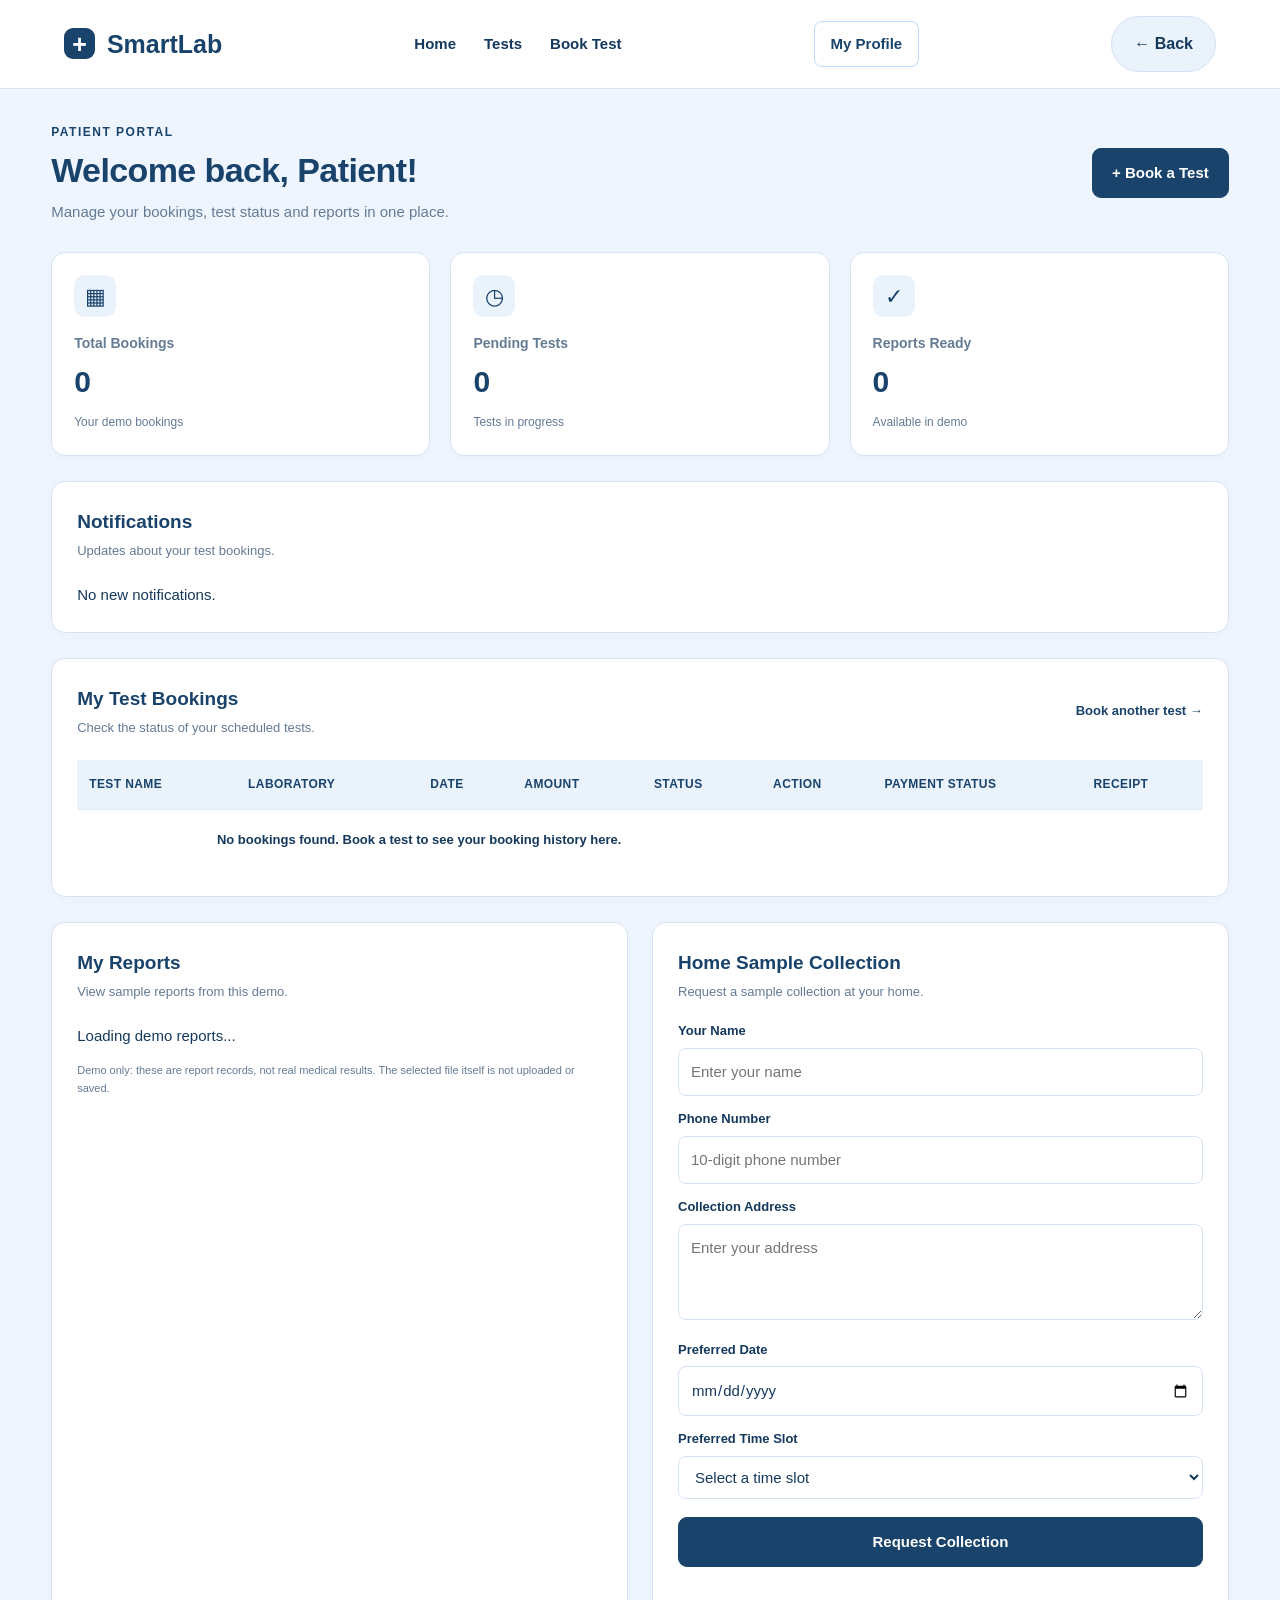
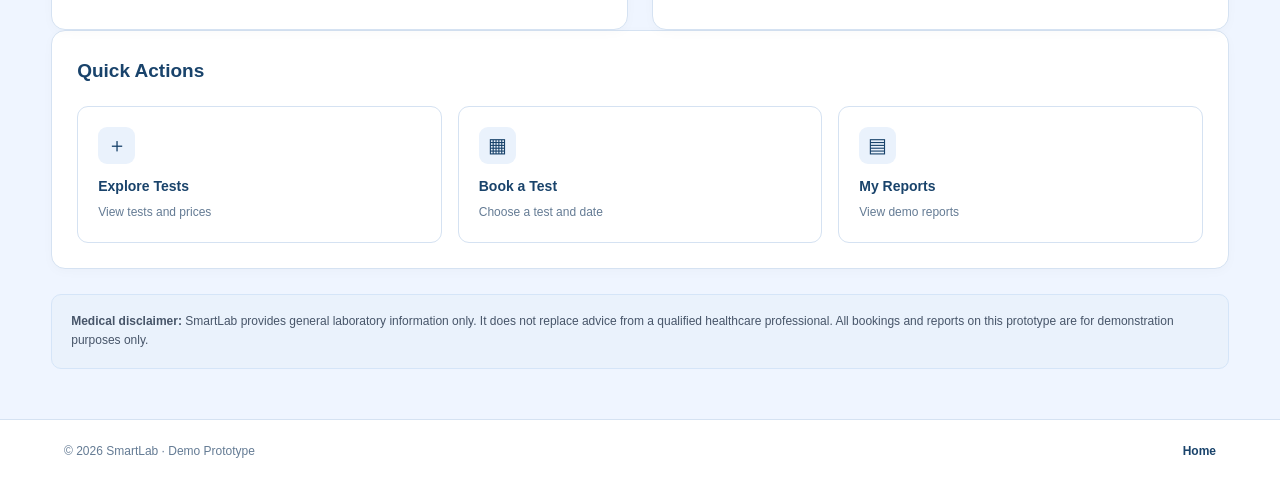
<file: patient-dashboard.html>
<!DOCTYPE html>
<html lang="en">
<head>
  <meta charset="UTF-8">
  <meta name="viewport" content="width=device-width, initial-scale=1.0">
  <title>Patient Dashboard | SmartLab</title>
  <link rel="stylesheet" href="dashboard.css">
</head>
<body>

<header class="topbar">
  <a href="index.html" class="brand"><span>+</span> SmartLab</a>

  <nav>
    <a href="index.html" data-i18n="home">Home</a>
    <a href="tests.html" data-i18n="tests">Tests</a>
    <a href="booking.html" data-i18n="bookTest">Book Test</a>
  </nav>

  <button class="outline-btn" onclick="showMessage('This is a demo profile.')"
    data-i18n="myProfile">
    My Profile
  </button>

  <button class="back-btn" onclick="history.back()">
    ← Back
</button>
</header>

<main class="page">

  <section class="welcome">
    <div>
      <p class="eyebrow" data-i18n="patientPortal">PATIENT PORTAL</p>
      <h1 data-i18n="welcome">Welcome back, Patient!</h1>
      <p data-i18n="manageBookings">
        Manage your bookings, test status and reports in one place.
      </p>
    </div>
    <a class="primary-btn" href="booking.html" data-i18n="bookTestButton">+ Book a Test</a>
  </section>

  <section class="stats">
    <article class="stat-card">
      <div class="stat-icon">▦</div>
      <p data-i18n="totalBookings">Total Bookings</p>
      <h2 id="totalBookings">2</h2>
      <small data-i18n="demoBookings">Your demo bookings</small>
    </article>

    <article class="stat-card">
      <div class="stat-icon">◷</div>
      <p data-i18n="pendingTests">Pending Tests</p>
      <h2 id="pendingTests">1</h2>
      <small data-i18n="testsProgress">Tests in progress</small>
    </article>

    <article class="stat-card">
      <div class="stat-icon">✓</div>
      <p data-i18n="reportsReady">Reports Ready</p>
      <h2 id="readyReports">1</h2>
      <small data-i18n="availableDemo">Available in demo</small>
    </article>
  </section>

  <section class="panel">
    <div class="section-heading">
      <div>
        <h2 data-i18n="notifications">Notifications</h2>
        <p data-i18n="bookingUpdates">Updates about your test bookings.</p>
      </div>
    </div>

    <div id="patientNotifications">
      <p data-i18n="noNotifications">No new notifications.</p>
    </div>
  </section>

  <section class="panel">
    <div class="section-heading">
      <div>
        <h2 data-i18n="myBookings">My Test Bookings</h2>
        <p data-i18n="checkStatus">Check the status of your scheduled tests.</p>
      </div>
      <a href="booking.html" class="text-link" data-i18n="bookAnother">
        Book another test →
      </a>
    </div>

    <div class="table-wrap">
      <table>
        <thead>
          <tr>
            <th data-i18n="testName">Test Name</th>
            <th data-i18n="laboratory">Laboratory</th>
            <th data-i18n="date">Date</th>
            <th data-i18n="amount">Amount</th>
            <th data-i18n="status">Status</th>
            <th data-i18n="action">Action</th>
            <th data-i18n="paymentStatus">Payment Status</th>
            <th data-i18n="receipt">Receipt</th>
          </tr>
        </thead>

        <tbody id="bookingRows">
          <tr>
            <td colspan="8" style="text-align: center;" data-i18n="loadingBookings">
              Loading your bookings...
            </td>
          </tr>
        </tbody>
      </table>
    </div>
  </section>

  <section class="two-columns">

    <article class="panel">
      <div class="section-heading">
        <div>
          <h2 data-i18n="myReports">My Reports</h2>
          <p data-i18n="sampleReports">View sample reports from this demo.</p>
        </div>
      </div>

      <div id="patientReports">
        <p data-i18n="loadingReports">Loading demo reports...</p>
      </div>

      <p class="note" data-i18n="reportNote">
        Demo only: these are report records, not real medical results.
        The selected file itself is not uploaded or saved.
      </p>
    </article>

    <article class="panel">
      <h2 data-i18n="homeCollection">Home Sample Collection</h2>
      <p data-i18n="requestCollection">
        Request a sample collection at your home.
      </p>

      <form id="collectionForm">

        <label for="patientName" data-i18n="yourName">Your Name</label>
        <input id="patientName" type="text"
          placeholder="Enter your name" data-i18n-placeholder="enterName" required>

        <label for="patientPhone" data-i18n="phoneNumber">Phone Number</label>
        <input id="patientPhone" type="tel"
          placeholder="10-digit phone number"
          data-i18n-placeholder="phonePlaceholder"
          pattern="[0-9]{10}" required>

        <label for="collectionAddress" data-i18n="collectionAddress">Collection Address</label>
        <textarea id="collectionAddress" rows="3"
          placeholder="Enter your address"
          data-i18n-placeholder="enterAddress" required></textarea>

        <label for="collectionDate" data-i18n="preferredDate">Preferred Date</label>
        <input id="collectionDate" type="date" required>

        <label for="collectionTime" data-i18n="preferredTime">Preferred Time Slot</label>
        <select id="collectionTime" required>
          <option value="" data-i18n="selectTime">Select a time slot</option>
          <option value="08:00-09:00">08:00 AM – 09:00 AM</option>
          <option value="09:00-10:00">09:00 AM – 10:00 AM</option>
          <option value="10:00-11:00">10:00 AM – 11:00 AM</option>
          <option value="11:00-12:00">11:00 AM – 12:00 PM</option>
          <option value="12:00-13:00">12:00 PM – 01:00 PM</option>
          <option value="16:00-17:00">04:00 PM – 05:00 PM</option>
          <option value="17:00-18:00">05:00 PM – 06:00 PM</option>
        </select>

        <button class="primary-btn full-btn" type="submit" data-i18n="requestButton">
          Request Collection
        </button>
      </form>

      <p id="collectionMessage" class="form-message" aria-live="polite"></p>
    </article>

  </section>

  <section class="panel quick-links">
    <h2 data-i18n="quickActions">Quick Actions</h2>

    <div class="action-grid">
      <a href="tests.html" class="action-card">
        <span>＋</span>
        <strong data-i18n="exploreTests">Explore Tests</strong>
        <small data-i18n="viewTestsPrices">View tests and prices</small>
      </a>

      <a href="booking.html" class="action-card">
        <span>▦</span>
        <strong data-i18n="bookTest">Book a Test</strong>
        <small data-i18n="chooseTestDate">Choose a test and date</small>
      </a>

      <a href="reports.html" class="action-card">
        <span>▤</span>
        <strong data-i18n="myReports">My Reports</strong>
        <small data-i18n="viewDemoReports">View demo reports</small>
      </a>
    </div>
  </section>

  <p class="disclaimer">
    <strong data-i18n="medicalDisclaimer">Medical disclaimer:</strong>
    <span data-i18n="disclaimerText">
      SmartLab provides general laboratory information only. It does not
      replace advice from a qualified healthcare professional. All bookings
      and reports on this prototype are for demonstration purposes only.
    </span>
  </p>

</main>

<footer>
  <p data-i18n="copyright">© 2026 SmartLab · Demo Prototype</p>
  <a href="index.html" data-i18n="home">Home</a>
</footer>

<script>
const patientTranslations = {
  en: {
    home: "Home",
    tests: "Tests",
    bookTest: "Book Test",
    myProfile: "My Profile",
    back: "← Back",
    patientPortal: "PATIENT PORTAL",
    welcome: "Welcome back, Patient!",
    manageBookings: "Manage your bookings, test status and reports in one place.",
    bookTestButton: "+ Book a Test",
    totalBookings: "Total Bookings",
    demoBookings: "Your demo bookings",
    pendingTests: "Pending Tests",
    testsProgress: "Tests in progress",
    reportsReady: "Reports Ready",
    availableDemo: "Available in demo",
    notifications: "Notifications",
    bookingUpdates: "Updates about your test bookings.",
    noNotifications: "No new notifications.",
    myBookings: "My Test Bookings",
    checkStatus: "Check the status of your scheduled tests.",
    bookAnother: "Book another test →",
    testName: "Test Name",
    laboratory: "Laboratory",
    date: "Date",
    amount: "Amount",
    status: "Status",
    action: "Action",
    paymentStatus: "Payment Status",
    receipt: "Receipt",
    loadingBookings: "Loading your bookings...",
    myReports: "My Reports",
    sampleReports: "View sample reports from this demo.",
    loadingReports: "Loading demo reports...",
    reportNote: "Demo only: these are report records, not real medical results. The selected file itself is not uploaded or saved.",
    homeCollection: "Home Sample Collection",
    requestCollection: "Request a sample collection at your home.",
    yourName: "Your Name",
    enterName: "Enter your name",
    phoneNumber: "Phone Number",
    phonePlaceholder: "10-digit phone number",
    collectionAddress: "Collection Address",
    enterAddress: "Enter your address",
    preferredDate: "Preferred Date",
    preferredTime: "Preferred Time Slot",
    selectTime: "Select a time slot",
    requestButton: "Request Collection",
    quickActions: "Quick Actions",
    exploreTests: "Explore Tests",
    viewTestsPrices: "View tests and prices",
    chooseTestDate: "Choose a test and date",
    viewDemoReports: "View demo reports",
    medicalDisclaimer: "Medical disclaimer:",
    disclaimerText: "SmartLab provides general laboratory information only. It does not replace advice from a qualified healthcare professional. All bookings and reports on this prototype are for demonstration purposes only.",
    copyright: "© 2026 SmartLab · Demo Prototype"
  },

  mr: {
    home: "मुख्यपृष्ठ",
    tests: "चाचण्या",
    bookTest: "चाचणी बुक करा",
    myProfile: "माझे प्रोफाइल",
    back: "← मागे",
    patientPortal: "रुग्ण पोर्टल",
    welcome: "पुन्हा स्वागत आहे, रुग्ण!",
    manageBookings: "तुमच्या बुकिंग, चाचण्यांची स्थिती आणि रिपोर्ट्स एकाच ठिकाणी व्यवस्थापित करा.",
    bookTestButton: "+ चाचणी बुक करा",
    totalBookings: "एकूण बुकिंग",
    demoBookings: "तुमची डेमो बुकिंग",
    pendingTests: "प्रलंबित चाचण्या",
    testsProgress: "सुरू असलेल्या चाचण्या",
    reportsReady: "रिपोर्ट्स तयार",
    availableDemo: "डेमोमध्ये उपलब्ध",
    notifications: "सूचना",
    bookingUpdates: "तुमच्या चाचणी बुकिंगबद्दल अपडेट्स.",
    noNotifications: "नवीन सूचना नाहीत.",
    myBookings: "माझी चाचणी बुकिंग",
    checkStatus: "तुमच्या नियोजित चाचण्यांची स्थिती तपासा.",
    bookAnother: "आणखी एक चाचणी बुक करा →",
    testName: "चाचणीचे नाव",
    laboratory: "प्रयोगशाळा",
    date: "तारीख",
    amount: "रक्कम",
    status: "स्थिती",
    action: "कृती",
    paymentStatus: "पेमेंटची स्थिती",
    receipt: "पावती",
    loadingBookings: "तुमची बुकिंग लोड होत आहेत...",
    myReports: "माझे रिपोर्ट्स",
    sampleReports: "या डेमोमधील नमुना रिपोर्ट्स पाहा.",
    loadingReports: "डेमो रिपोर्ट्स लोड होत आहेत...",
    reportNote: "फक्त डेमोसाठी: हे रिपोर्ट्सच्या नोंदी आहेत, खरे वैद्यकीय निकाल नाहीत. निवडलेली फाइल अपलोड किंवा सेव्ह होत नाही.",
    homeCollection: "घरी नमुना संकलन",
    requestCollection: "तुमच्या घरी नमुना संकलनासाठी विनंती करा.",
    yourName: "तुमचे नाव",
    enterName: "तुमचे नाव टाका",
    phoneNumber: "फोन नंबर",
    phonePlaceholder: "10 अंकी फोन नंबर",
    collectionAddress: "नमुना संकलनाचा पत्ता",
    enterAddress: "तुमचा पत्ता टाका",
    preferredDate: "पसंतीची तारीख",
    preferredTime: "पसंतीची वेळ",
    selectTime: "वेळ निवडा",
    requestButton: "संकलनासाठी विनंती करा",
    quickActions: "जलद पर्याय",
    exploreTests: "चाचण्या पाहा",
    viewTestsPrices: "चाचण्या आणि किंमती पाहा",
    chooseTestDate: "चाचणी आणि तारीख निवडा",
    viewDemoReports: "डेमो रिपोर्ट्स पाहा",
    medicalDisclaimer: "वैद्यकीय सूचना:",
    disclaimerText: "SmartLab फक्त सामान्य प्रयोगशाळेची माहिती देते. ही माहिती पात्र आरोग्यतज्ज्ञांच्या सल्ल्याचा पर्याय नाही. या नमुना वेबसाइटवरील सर्व बुकिंग आणि रिपोर्ट्स केवळ प्रात्यक्षिकासाठी आहेत.",
    copyright: "© 2026 SmartLab · डेमो प्रोटोटाइप"
  },

  hi: {
    home: "होम",
    tests: "जाँच",
    bookTest: "जाँच बुक करें",
    myProfile: "मेरी प्रोफ़ाइल",
    back: "← वापस",
    patientPortal: "मरीज़ पोर्टल",
    welcome: "वापस स्वागत है, मरीज़!",
    manageBookings: "अपनी बुकिंग, जाँच की स्थिति और रिपोर्ट एक ही जगह पर देखें।",
    bookTestButton: "+ जाँच बुक करें",
    totalBookings: "कुल बुकिंग",
    demoBookings: "आपकी डेमो बुकिंग",
    pendingTests: "बाकी जाँच",
    testsProgress: "जाँच जारी है",
    reportsReady: "रिपोर्ट तैयार",
    availableDemo: "डेमो में उपलब्ध",
    notifications: "सूचनाएँ",
    bookingUpdates: "आपकी जाँच बुकिंग से जुड़े अपडेट।",
    noNotifications: "कोई नई सूचना नहीं है।",
    myBookings: "मेरी जाँच बुकिंग",
    checkStatus: "अपनी निर्धारित जाँच की स्थिति देखें।",
    bookAnother: "एक और जाँच बुक करें →",
    testName: "जाँच का नाम",
    laboratory: "प्रयोगशाला",
    date: "तारीख",
    amount: "राशि",
    status: "स्थिति",
    action: "कार्रवाई",
    paymentStatus: "भुगतान की स्थिति",
    receipt: "रसीद",
    loadingBookings: "आपकी बुकिंग लोड हो रही हैं...",
    myReports: "मेरी रिपोर्ट",
    sampleReports: "इस डेमो की नमूना रिपोर्ट देखें।",
    loadingReports: "डेमो रिपोर्ट लोड हो रही हैं...",
    reportNote: "केवल डेमो: ये रिपोर्ट रिकॉर्ड हैं, वास्तविक मेडिकल परिणाम नहीं। चुनी गई फ़ाइल अपलोड या सेव नहीं होती।",
    homeCollection: "घर से सैंपल कलेक्शन",
    requestCollection: "अपने घर पर सैंपल कलेक्शन के लिए अनुरोध करें।",
    yourName: "आपका नाम",
    enterName: "अपना नाम लिखें",
    phoneNumber: "फ़ोन नंबर",
    phonePlaceholder: "10 अंकों का फ़ोन नंबर",
    collectionAddress: "कलेक्शन का पता",
    enterAddress: "अपना पता लिखें",
    preferredDate: "पसंदीदा तारीख",
    preferredTime: "पसंदीदा समय",
    selectTime: "समय चुनें",
    requestButton: "कलेक्शन का अनुरोध करें",
    quickActions: "त्वरित विकल्प",
    exploreTests: "जाँच देखें",
    viewTestsPrices: "जाँच और कीमतें देखें",
    chooseTestDate: "जाँच और तारीख चुनें",
    viewDemoReports: "डेमो रिपोर्ट देखें",
    medicalDisclaimer: "चिकित्सा संबंधी सूचना:",
    disclaimerText: "SmartLab केवल सामान्य प्रयोगशाला संबंधी जानकारी देता है। यह योग्य स्वास्थ्य विशेषज्ञ की सलाह का विकल्प नहीं है। इस प्रोटोटाइप की सभी बुकिंग और रिपोर्ट केवल प्रदर्शन के लिए हैं।",
    copyright: "© 2026 SmartLab · डेमो प्रोटोटाइप"
  }
};

const languageSelect = document.getElementById("languageSelect");

function changePatientLanguage(language) {
  const selectedLanguage = patientTranslations[language] ? language : "en";
  const dictionary = patientTranslations[selectedLanguage];

  document.documentElement.lang = selectedLanguage;
  localStorage.setItem("smartlab-language", selectedLanguage);

  document.querySelectorAll("[data-i18n]").forEach(element => {
    const key = element.dataset.i18n;
    if (dictionary[key]) {
      element.textContent = dictionary[key];
    }
  });

  document.querySelectorAll("[data-i18n-placeholder]").forEach(element => {
    const key = element.dataset.i18nPlaceholder;
    if (dictionary[key]) {
      element.placeholder = dictionary[key];
    }
  });

  languageSelect.value = selectedLanguage;
}

languageSelect.addEventListener("change", function () {
  changePatientLanguage(this.value);
});

changePatientLanguage(localStorage.getItem("smartlab-language") || "en");
</script>

<script src="dashboard.js"></script>
</body>
</html>
</file>
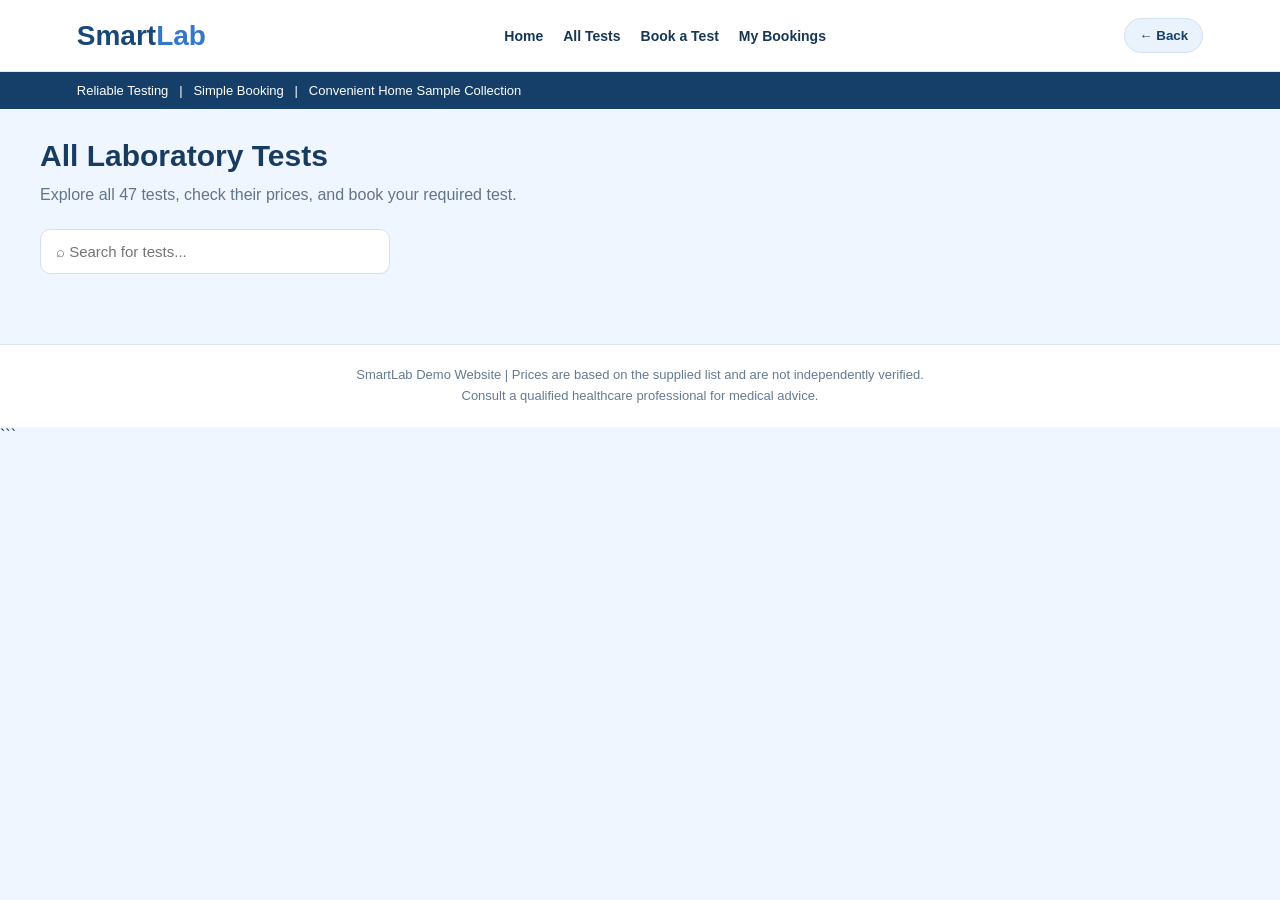
<file: tests.html>
<!DOCTYPE html>
<html lang="en">
<head>
  <meta charset="UTF-8">
  <meta name="viewport" content="width=device-width, initial-scale=1.0">
  <title>All Laboratory Tests | SmartLab</title>

  <style>
    * {
      box-sizing: border-box;
      margin: 0;
      padding: 0;
    }

    body {
      font-family: Arial, sans-serif;
      background: #f0f6ff;
      color: #173653;
    }

    header {
      background: white;
      padding: 18px 6%;
      display: flex;
      justify-content: space-between;
      align-items: center;
      gap: 15px;
      flex-wrap: wrap;
      border-bottom: 1px solid #dce6f2;
    }

    .logo {
      color: #174878;
      font-size: 28px;
      font-weight: bold;
    }

    .logo span {
      color: #3678c8;
    }

    nav {
      display: flex;
      flex-wrap: wrap;
      gap: 20px;
    }

    nav a {
      text-decoration: none;
      color: #173653;
      font-size: 14px;
      font-weight: 600;
    }

    nav a:hover {
      color: #2874d0;
    }

    .back-navigation button {
      background: #eaf2fb;
      color: #173f6b;
      border: 1px solid #d3e1f1;
      border-radius: 22px;
      padding: 9px 14px;
      font-weight: bold;
      cursor: pointer;
    }

    /* Language dropdown */
    .language-select {
      background: #ffffff;
      color: #173653;
      border: 1px solid #d3e1f1;
      border-radius: 20px;
      padding: 9px 12px;
      font-size: 13px;
      cursor: pointer;
    }

    .blue-bar {
      background: #153e68;
      color: white;
      padding: 11px 6%;
      font-size: 13px;
    }

    main {
      max-width: 1250px;
      margin: auto;
      padding: 30px 25px 45px;
    }

    .heading {
      font-size: 30px;
      margin-bottom: 10px;
      color: #183b60;
    }

    .intro {
      color: #61758a;
      margin-bottom: 22px;
      line-height: 1.5;
    }

    .search-box {
      width: 100%;
      max-width: 350px;
      padding: 13px 15px;
      border: 1px solid #d5e0ec;
      border-radius: 10px;
      font-size: 15px;
      outline-color: #3678c8;
      margin-bottom: 25px;
      background: white;
    }

    .test-grid {
      display: grid;
      grid-template-columns: repeat(5, minmax(0, 1fr));
      gap: 18px;
    }

    .test-card {
      background: white;
      border: 1px solid #edf1f6;
      border-radius: 18px;
      overflow: hidden;
      text-align: center;
      box-shadow: 0 3px 8px rgba(30, 61, 94, 0.08);
      display: flex;
      flex-direction: column;
      align-items: center;
      min-height: 300px;
      transition: transform 0.2s, box-shadow 0.2s;
    }

    .test-card:hover {
      transform: translateY(-3px);
      box-shadow: 0 7px 17px rgba(30, 61, 94, 0.13);
    }

    .test-image-wrap {
      width: 100%;
      height: 125px;
      background: #e1eaf4;
      display: flex;
      align-items: center;
      justify-content: center;
      overflow: hidden;
    }

    .test-image {
      width: 100%;
      height: 100%;
      object-fit: cover;
      display: block;
    }

    .image-fallback {
      display: none;
      width: 100%;
      height: 100%;
      align-items: center;
      justify-content: center;
      font-size: 43px;
      color: #2e659e;
      background: linear-gradient(135deg, #e8f2ff, #d4e5f8);
    }

    .test-card-content {
      width: 100%;
      flex: 1;
      display: flex;
      flex-direction: column;
      align-items: center;
      padding: 15px 12px 16px;
    }

    .test-number {
      color: #6481a0;
      font-size: 10px;
      font-weight: bold;
      letter-spacing: 1px;
      margin-bottom: 7px;
    }

    .test-card h3 {
      font-size: 14px;
      line-height: 1.4;
      min-height: 42px;
      display: flex;
      align-items: center;
      justify-content: center;
      overflow-wrap: anywhere;
    }

    .price {
      font-size: 20px;
      font-weight: bold;
      color: #173653;
      margin: 9px 0 14px;
    }

    .book-btn {
      margin-top: auto;
      display: block;
      width: 100%;
      max-width: 150px;
      text-decoration: none;
      background: #173f6b;
      color: white;
      border-radius: 25px;
      padding: 11px 8px;
      font-size: 14px;
      font-weight: bold;
    }

    .book-btn:hover {
      background: #2868a9;
    }

    .no-results {
      display: none;
      padding: 25px 0;
      color: #61758a;
    }

    footer {
      text-align: center;
      background: white;
      padding: 20px;
      color: #667b91;
      font-size: 13px;
      border-top: 1px solid #dce6f2;
      line-height: 1.6;
    }

    @media (max-width: 1050px) {
      .test-grid {
        grid-template-columns: repeat(4, minmax(0, 1fr));
      }
    }

    @media (max-width: 850px) {
      .test-grid {
        grid-template-columns: repeat(3, minmax(0, 1fr));
      }
    }

    @media (max-width: 600px) {
      header {
        padding: 16px 5%;
      }

      nav {
        gap: 13px;
      }

      main {
        padding: 25px 15px;
      }

      .heading {
        font-size: 25px;
      }

      .test-grid {
        grid-template-columns: repeat(2, minmax(0, 1fr));
        gap: 12px;
      }

      .test-card-content {
        padding: 14px 9px;
      }

      .test-card h3 {
        font-size: 13px;
      }

      .test-image-wrap {
        height: 105px;
      }
    }
  </style>
</head>

<body>

  <header>
    <div class="logo">Smart<span>Lab</span></div>

    <nav>
      <a href="index.html" data-i18n="home">Home</a>
      <a href="tests.html" data-i18n="allTests">All Tests</a>
      <a href="booking.html" data-i18n="bookTest">Book a Test</a>
      <a href="patient-dashboard.html" data-i18n="myBookings">My Bookings</a>
    </nav>

    <div class="back-navigation">
     <button class="back-btn" onclick="history.back()">
    ← Back
</button>
    </div>
  </header>

  <div class="blue-bar">
    <span data-i18n="reliableTesting">Reliable Testing</span>
    &nbsp; | &nbsp;
    <span data-i18n="simpleBooking">Simple Booking</span>
    &nbsp; | &nbsp;
    <span data-i18n="homeCollection">Convenient Home Sample Collection</span>
  </div>

  <main>
    <h1 class="heading" data-i18n="allTestsHeading">
      All Laboratory Tests
    </h1>

    <p class="intro" data-i18n="testsIntro">
      Explore all 47 tests, check their prices, and book your required test.
    </p>

    <input
      type="search"
      id="testSearch"
      class="search-box"
      data-i18n-placeholder="searchPlaceholder"
      placeholder="⌕ Search for tests..."
      aria-label="Search for tests"
      data-i18n-aria="searchPlaceholder"
    >

    <div class="test-grid" id="testGrid"></div>

    <p id="noResults" class="no-results" data-i18n="noResults">
      No matching tests found. Try another search.
    </p>
  </main>

  <footer>
    <span data-i18n="footerNotice">
      SmartLab Demo Website | Prices are based on the supplied list and are not independently verified.
    </span>
    <br>
    <span data-i18n="medicalNotice">
      Consult a qualified healthcare professional for medical advice.
    </span>
  </footer>

<script>
  const tests = [
    { name: "Haemogram", price: "₹200", image: "complete blood count haemogram blood cells laboratory", icon: "🩸", search: "blood count cbc complete blood test" },
    { name: "Haemoglobin", price: "₹100", image: "haemoglobin red blood cells microscope", icon: "🔴", search: "hb hemoglobin blood" },
    { name: "ESR", price: "₹100", image: "erythrocyte sedimentation rate blood tube", icon: "🧪", search: "esr sedimentation rate inflammation" },
    { name: "PBS for Malarial Parasites", price: "₹100", image: "malaria parasite peripheral blood smear microscope", icon: "🔬", search: "pbs malaria parasite blood smear" },
    { name: "Malarial Parasites (Rapid)", price: "₹150", image: "malaria rapid diagnostic test cassette", icon: "🦟", search: "malaria rapid test parasite" },
    { name: "Blood Group & RH", price: "₹50", image: "blood group rh factor testing laboratory", icon: "🩸", search: "blood group rh positive negative" },
    { name: "BT-CT", price: "₹100", image: "bleeding time clotting time laboratory test", icon: "⏱️", search: "bt ct bleeding clotting time" },
    { name: "Glycosylated Haemoglobin (HbA1c)", price: "₹500", image: "hba1c diabetes blood glucose laboratory testing", icon: "💉", search: "hba1c glycated hemoglobin diabetes sugar" },
    { name: "Plasma Prothrombin Time", price: "₹200", image: "prothrombin time coagulation plasma laboratory", icon: "⏳", search: "pt plasma coagulation clotting" },
    { name: "HIV", price: "₹300", image: "hiv screening laboratory diagnostic test kit", icon: "🧬", search: "hiv screening blood test" },
    { name: "HBsAg", price: "₹200", image: "hepatitis b hbsag diagnostic laboratory test", icon: "🦠", search: "hbsag hepatitis b antigen" },
    { name: "V.D.R.L.", price: "₹150", image: "vdrl syphilis serology laboratory testing", icon: "🧫", search: "vdrl syphilis screening blood" },
    { name: "C-Reactive Protein (CRP)", price: "₹400", image: "c reactive protein crp inflammation blood test", icon: "🩺", search: "crp inflammation protein" },
    { name: "Rheumatoid Factor (R.A. Test) Quantitative", price: "₹400", image: "rheumatoid factor arthritis laboratory blood test", icon: "🦴", search: "ra rheumatoid factor arthritis quantitative" },
    { name: "A.S.O. Test Quantitative", price: "₹500", image: "antistreptolysin o aso laboratory test", icon: "🔍", search: "aso antistreptolysin o quantitative" },
    { name: "Widal Test", price: "₹100", image: "widal typhoid agglutination laboratory test", icon: "🧫", search: "widal typhoid fever" },
    { name: "Weil Felix", price: "₹300", image: "weil felix rickettsial serology laboratory", icon: "🦠", search: "weil felix rickettsial infection" },
    { name: "Mantoux Test", price: "₹250", image: "mantoux tuberculin skin test forearm", icon: "💉", search: "mantoux tuberculosis tb skin test" },
    { name: "Dengue Test", price: "₹600", image: "dengue virus mosquito diagnostic testing", icon: "🦟", search: "dengue ns1 igm blood test" },
    { name: "BSL (R)", price: "₹50", image: "random blood sugar glucometer finger prick", icon: "🍬", search: "bsl rbs random blood sugar" },
    { name: "BSL & FPP", price: "₹100", image: "fasting post prandial blood glucose testing", icon: "🩸", search: "bsl fpp fasting post prandial sugar" },
    { name: "Blood Urea Level", price: "₹200", image: "blood urea kidney function diagnostic laboratory", icon: "🫘", search: "blood urea kidney function" },
    { name: "Serum Creatinine", price: "₹200", image: "serum creatinine renal kidney function test", icon: "🧬", search: "creatinine kidney renal function" },
    { name: "Bilirubin (T, D&I)", price: "₹200", image: "bilirubin total direct indirect liver function", icon: "🟡", search: "bilirubin total direct indirect liver" },
    { name: "S.G.P.T.", price: "₹200", image: "sgpt alt liver enzyme diagnostic test", icon: "🫀", search: "sgpt alt liver enzyme" },
    { name: "S.G.O.T.", price: "₹200", image: "sgot ast liver enzyme blood testing", icon: "🧪", search: "sgot ast liver enzyme" },
    { name: "Calcium", price: "₹200", image: "calcium bone mineral medical illustration", icon: "🦴", search: "calcium serum bone mineral" },
    { name: "Cholesterol", price: "₹200", image: "cholesterol lipid artery medical illustration", icon: "❤️", search: "cholesterol lipid blood fat" },
    { name: "Total Protein (Albumin Globulin)", price: "₹250", image: "albumin globulin total protein laboratory analysis", icon: "🥚", search: "total protein albumin globulin" },
    { name: "Alkaline Phosphatase", price: "₹200", image: "alkaline phosphatase alp liver bone enzyme test", icon: "🧪", search: "alp alkaline phosphatase liver bone" },
    { name: "Uric Acid", price: "₹200", image: "uric acid gout joint medical illustration", icon: "💧", search: "uric acid gout joint" },
    { name: "Triglycerides", price: "₹200", image: "triglyceride lipid molecules medical illustration", icon: "🧬", search: "triglycerides lipid fat blood" },
    { name: "Urine Routine", price: "₹100", image: "urine sample specimen container urinalysis", icon: "🧴", search: "urine routine analysis urinalysis" },
    { name: "Sputum for AFB", price: "₹300", image: "sputum specimen tuberculosis laboratory microscope", icon: "🫁", search: "sputum afb tuberculosis acid fast bacilli" },
    { name: "Semen Analysis", price: "₹300", image: "sperm cells semen analysis microscope", icon: "🔬", search: "semen sperm count motility analysis" },
    { name: "Stool Examination", price: "₹300", image: "stool specimen parasitology microscope examination", icon: "🧫", search: "stool examination parasites ova" },
    { name: "Urine Pregnancy", price: "₹100", image: "urine pregnancy hcg test kit", icon: "🤰", search: "urine pregnancy test hcg" },
    { name: "Lipid Profile", price: "₹500", image: "lipid profile cholesterol triglycerides medical illustration", icon: "💓", search: "lipid profile cholesterol triglycerides" },
    { name: "Renal Profile", price: "₹500", image: "human kidneys renal function medical illustration", icon: "🫘", search: "renal profile kidney function" },
    { name: "Liver Function", price: "₹600", image: "human liver anatomy medical illustration", icon: "🫀", search: "liver function lft" },
    { name: "S. Electrolytes (Dry/Wet)", price: "₹600 / ₹500", image: "sodium potassium electrolytes medical illustration", icon: "⚡", search: "serum electrolytes sodium potassium dry wet" },
    { name: "Glucose Tolerance Test (GTT)", price: "₹400", image: "glucose tolerance test oral glucose drink", icon: "🥤", search: "gtt glucose tolerance diabetes" },
    { name: "Glucose Challenge Test (GCT)", price: "₹200", image: "glucose challenge test pregnancy glucose drink", icon: "🧃", search: "gct glucose challenge test" },
    { name: "CK-MB", price: "₹500", image: "human heart cardiac enzyme medical illustration", icon: "💓", search: "ck mb cardiac heart enzyme" },
    { name: "CPK", price: "₹500", image: "skeletal muscles creatine kinase medical illustration", icon: "💪", search: "cpk creatine kinase muscle enzyme" },
    { name: "Chikungunya", price: "₹600", image: "chikungunya virus mosquito medical illustration", icon: "🦟", search: "chikungunya virus fever joint pain" },
    { name: "Trop T", price: "₹1200", image: "troponin t heart cardiac marker medical illustration", icon: "❤️", search: "trop t troponin cardiac heart marker" }
  ];

  const translations = {
    en: {
      home: "Home",
      allTests: "All Tests",
      bookTest: "Book a Test",
      myBookings: "My Bookings",
      back: "← Back",
      reliableTesting: "Reliable Testing",
      simpleBooking: "Simple Booking",
      homeCollection: "Convenient Home Sample Collection",
      allTestsHeading: "All Laboratory Tests",
      testsIntro: "Explore all 47 tests, check their prices, and book your required test.",
      searchPlaceholder: "⌕ Search for tests...",
      noResults: "No matching tests found. Try another search.",
      bookNow: "Book Now",
      footerNotice: "SmartLab Demo Website | Prices are based on the supplied list and are not independently verified.",
      medicalNotice: "Consult a qualified healthcare professional for medical advice.",
      test: "TEST"
    },

    mr: {
      home: "मुख्यपृष्ठ",
      allTests: "सर्व चाचण्या",
      bookTest: "चाचणी बुक करा",
      myBookings: "माझी बुकिंग",
      back: "← मागे",
      reliableTesting: "विश्वसनीय चाचण्या",
      simpleBooking: "सोपे बुकिंग",
      homeCollection: "घरून नमुना संकलनाची सुविधा",
      allTestsHeading: "सर्व प्रयोगशाळा चाचण्या",
      testsIntro: "सर्व ४७ चाचण्या पाहा, त्यांच्या किमती तपासा आणि आवश्यक चाचणी बुक करा.",
      searchPlaceholder: "⌕ चाचण्या शोधा...",
      noResults: "जुळणारी चाचणी सापडली नाही. दुसरे नाव शोधा.",
      bookNow: "आता बुक करा",
      footerNotice: "SmartLab डेमो वेबसाइट | किंमती दिलेल्या यादीवर आधारित आहेत; त्यांची स्वतंत्र पडताळणी केलेली नाही.",
      medicalNotice: "वैद्यकीय सल्ल्यासाठी पात्र आरोग्यतज्ज्ञांचा सल्ला घ्या.",
      test: "चाचणी"
    },

    hi: {
      home: "होम",
      allTests: "सभी जाँच",
      bookTest: "जाँच बुक करें",
      myBookings: "मेरी बुकिंग",
      back: "← वापस",
      reliableTesting: "विश्वसनीय जाँच",
      simpleBooking: "आसान बुकिंग",
      homeCollection: "घर से सैंपल लेने की सुविधा",
      allTestsHeading: "सभी प्रयोगशाला जाँच",
      testsIntro: "सभी 47 जाँच देखें, उनकी कीमतें जाँचें और अपनी आवश्यक जाँच बुक करें।",
      searchPlaceholder: "⌕ जाँच खोजें...",
      noResults: "कोई जाँच नहीं मिली। कोई दूसरा नाम खोजें।",
      bookNow: "अभी बुक करें",
      footerNotice: "SmartLab डेमो वेबसाइट | कीमतें दी गई सूची पर आधारित हैं और इनकी स्वतंत्र पुष्टि नहीं की गई है।",
      medicalNotice: "चिकित्सकीय सलाह के लिए योग्य स्वास्थ्य विशेषज्ञ से संपर्क करें।",
      test: "जाँच"
    }
  };

  /*
    Test names are kept as supplied.
    This dictionary translates the page interface.
    Add test-name translations here if you want test names
    themselves to appear in Marathi and Hindi.
  */

  let currentLanguage =
    localStorage.getItem("smartlab-language") || "en";

  if (!translations[currentLanguage]) {
    currentLanguage = "en";
  }

  const testGrid = document.getElementById("testGrid");
  const searchInput = document.getElementById("testSearch");
  const noResults = document.getElementById("noResults");
  const languageSelect = document.getElementById("languageSelect");

  function createTestCard(test, index) {
    const card = document.createElement("article");
    card.className = "test-card";

    card.dataset.search =
      (test.name + " " + test.search + " " + test.price).toLowerCase();

    const imageWrap = document.createElement("div");
    imageWrap.className = "test-image-wrap";

    const img = document.createElement("img");
    img.className = "test-image";
    img.alt = test.name + " related laboratory image";
    img.loading = "lazy";
    img.src =
      "https://loremflickr.com/500/320/" +
      encodeURIComponent(test.image);

    const fallback = document.createElement("div");
    fallback.className = "image-fallback";
    fallback.textContent = test.icon;
    fallback.setAttribute("aria-label", test.name + " icon");

    img.onerror = function () {
      img.style.display = "none";
      fallback.style.display = "flex";
    };

    imageWrap.appendChild(img);
    imageWrap.appendChild(fallback);

    const content = document.createElement("div");
    content.className = "test-card-content";

    const number = document.createElement("p");
    number.className = "test-number";
    number.textContent =
      translations[currentLanguage].test + " " +
      String(index + 1).padStart(2, "0");

    const title = document.createElement("h3");
    title.textContent = test.name;

    const price = document.createElement("p");
    price.className = "price";
    price.textContent = test.price;

    const bookButton = document.createElement("a");
    bookButton.className = "book-btn";
    bookButton.textContent = translations[currentLanguage].bookNow;
    bookButton.href =
      "booking.html?test=" + encodeURIComponent(test.name);

    content.appendChild(number);
    content.appendChild(title);
    content.appendChild(price);
    content.appendChild(bookButton);

    card.appendChild(imageWrap);
    card.appendChild(content);

    return card;
  }

  function displayTests(testList) {
    testGrid.innerHTML = "";

    testList.forEach(function (test) {
      const originalIndex = tests.indexOf(test);
      testGrid.appendChild(createTestCard(test, originalIndex));
    });

    noResults.style.display =
      testList.length === 0 ? "block" : "none";
  }

  function applyLanguage(language) {
    if (!translations[language]) {
      language = "en";
    }

    currentLanguage = language;
    localStorage.setItem("smartlab-language", language);

    document.documentElement.lang = language;
    document.title =
      language === "mr" ? "सर्व प्रयोगशाळा चाचण्या | SmartLab" :
      language === "hi" ? "सभी प्रयोगशाला जाँच | SmartLab" :
      "All Laboratory Tests | SmartLab";

    document.querySelectorAll("[data-i18n]").forEach(function (element) {
      const key = element.dataset.i18n;

      if (translations[language][key]) {
        element.textContent = translations[language][key];
      }
    });

    document.querySelectorAll("[data-i18n-placeholder]").forEach(function (element) {
      const key = element.dataset.i18nPlaceholder;

      if (translations[language][key]) {
        element.placeholder = translations[language][key];
      }
    });

    document.querySelectorAll("[data-i18n-aria]").forEach(function (element) {
      const key = element.dataset.i18nAria;

      if (translations[language][key]) {
        element.setAttribute("aria-label", translations[language][key]);
      }
    });

    if (languageSelect.value !== language) {
      languageSelect.value = language;
    }

    filterTests();
  }

  function filterTests() {
    const query = searchInput.value.trim().toLowerCase();

    const filteredTests = tests.filter(function (test) {
      const searchableText =
        test.name + " " + test.search + " " + test.price;

      return searchableText.toLowerCase().includes(query);
    });

    displayTests(filteredTests);
  }

  searchInput.addEventListener("input", filterTests);

  languageSelect.addEventListener("change", function () {
    applyLanguage(languageSelect.value);
  });

  // Display all 47 tests and restore the previously selected language.
  applyLanguage(currentLanguage);
</script>

</body>
</html>
```
</file>
<file: dashboard.css>
/* SmartLab Dashboard - Dark Blue Theme */

:root {
  --primary: #19436B;
  --primary-dark: #102F50;
  --primary-light: #EAF2FC;
  --text: #15395D;
  --muted: #647B94;
  --border: #D5E2F2;
  --background: #EFF5FF;
  --white: #FFFFFF;
  --green: #15803D;
  --green-bg: #DCFCE7;
  --orange: #B45309;
  --orange-bg: #FEF3C7;

  --smartlab-navy: #19436B;
  --smartlab-light: #EFF5FF;
  --smartlab-soft-blue: #D9E8FA;
  --smartlab-white: #FFFFFF;
  --smartlab-border: #D5E2F2;
  --smartlab-text: #15395D;
}

* {
  box-sizing: border-box;
  margin: 0;
  padding: 0;
}

body {
  font-family: Arial, Helvetica, sans-serif;
  background: var(--background) !important;
  color: var(--text) !important;
  line-height: 1.6;
  font-size: 15px;
}

a {
  color: inherit;
  text-decoration: none;
}

button,
input,
textarea,
select {
  font: inherit;
}

button,
.primary-btn,
.outline-btn,
.small-btn {
  cursor: pointer;
  transition: 0.2s ease;
}

/* Header */

.topbar {
  background: var(--white) !important;
  min-height: 76px;
  padding: 16px 5%;
  display: flex;
  align-items: center;
  justify-content: space-between;
  gap: 24px;
  border-bottom: 1px solid var(--border);
}

.brand {
  color: var(--smartlab-navy) !important;
  font-size: 25px;
  font-weight: 800;
  white-space: nowrap;
}

.brand span {
  display: inline-flex;
  width: 31px;
  height: 31px;
  align-items: center;
  justify-content: center;
  color: white;
  background: var(--smartlab-navy);
  border-radius: 9px;
  margin-right: 5px;
}

.topbar nav {
  display: flex;
  gap: 28px;
  align-items: center;
}

.topbar nav a {
  color: var(--text) !important;
  font-weight: 600;
}

.topbar nav a:hover,
.text-link:hover,
footer a:hover {
  color: var(--primary-dark) !important;
}

.outline-btn {
  background: white;
  color: var(--primary);
  border: 1px solid #BFDBFE;
  border-radius: 8px;
  padding: 10px 16px;
  font-weight: 700;
}

.outline-btn:hover {
  background: var(--primary-light);
}

/* Main page */

.page {
  width: min(1200px, 92%);
  margin: 34px auto 50px;
}

.welcome {
  display: flex;
  align-items: center;
  justify-content: space-between;
  gap: 24px;
  margin-bottom: 28px;
}

.eyebrow {
  color: var(--primary) !important;
  font-size: 12px;
  letter-spacing: 1.5px;
  font-weight: 800;
  margin-bottom: 7px;
}

.welcome h1 {
  color: var(--smartlab-navy) !important;
  font-size: clamp(25px, 3vw, 34px);
  line-height: 1.25;
  margin-bottom: 9px;
  letter-spacing: -0.6px;
}

.welcome p:not(.eyebrow) {
  color: var(--muted);
}

/* Buttons */

.primary-btn,
button.primary-btn {
  display: inline-flex;
  align-items: center;
  justify-content: center;
  gap: 8px;
  border: 1px solid var(--primary);
  background: var(--primary) !important;
  color: white !important;
  border-radius: 9px;
  padding: 12px 19px;
  font-weight: 700;
  white-space: nowrap;
}

.primary-btn:hover {
  background: var(--primary-dark) !important;
  border-color: var(--primary-dark) !important;
  transform: translateY(-1px);
}

/* Statistics */

.stats {
  display: grid;
  grid-template-columns: repeat(3, minmax(0, 1fr));
  gap: 20px;
  margin-bottom: 25px;
}

.stat-card,
.panel {
  background: var(--white) !important;
  border: 1px solid var(--border);
  border-radius: 14px;
  box-shadow: 0 3px 12px rgba(15, 23, 42, 0.025);
}

.stat-card {
  padding: 22px;
  position: relative;
}

.stat-icon {
  width: 42px;
  height: 42px;
  display: flex;
  justify-content: center;
  align-items: center;
  border-radius: 11px;
  color: var(--primary) !important;
  background: var(--primary-light);
  font-size: 22px;
  margin-bottom: 15px;
}

.stat-card p {
  color: var(--muted);
  font-weight: 600;
  font-size: 14px;
}

.stat-card h2 {
  color: var(--smartlab-navy) !important;
  font-size: 30px;
  margin: 3px 0;
}

.stat-card small {
  color: var(--muted);
  font-size: 12px;
}

/* Panels and headings */

.panel {
  padding: 25px;
  margin-bottom: 25px;
  min-width: 0;
}

.section-heading {
  display: flex;
  justify-content: space-between;
  align-items: center;
  gap: 18px;
  margin-bottom: 21px;
}

.section-heading h2,
.panel h2 {
  color: var(--smartlab-navy) !important;
  font-size: 19px;
  margin-bottom: 4px;
}

.section-heading p,
.panel > p {
  color: var(--muted);
  font-size: 13px;
}

.text-link {
  color: var(--primary) !important;
  font-size: 13px;
  font-weight: 700;
  white-space: nowrap;
}

/* Table */

.table-wrap {
  width: 100%;
  overflow-x: auto;
}

table {
  border-collapse: collapse;
  width: 100%;
  min-width: 650px;
  text-align: left;
}

thead {
  background: #EAF2FC;
}

th {
  color: var(--smartlab-navy);
  font-size: 12px;
  font-weight: 700;
  text-transform: uppercase;
  letter-spacing: 0.4px;
}

th,
td {
  padding: 15px 12px;
  border-bottom: 1px solid #E2EAF4;
}

td {
  font-size: 13px;
  color: #475569;
}

td:first-child {
  color: var(--text);
  font-weight: 700;
}

tbody tr:last-child td {
  border-bottom: 0;
}

/* Status labels */

.status {
  display: inline-block;
  padding: 5px 10px;
  border-radius: 30px;
  font-size: 11px;
  font-weight: 700;
  white-space: nowrap;
}

.status-progress {
  background: var(--orange-bg);
  color: var(--orange);
}

.status-ready {
  background: var(--green-bg);
  color: var(--green);
}

/* Reports and columns */

.two-columns {
  display: grid;
  grid-template-columns: repeat(2, minmax(0, 1fr));
  align-items: start;
  gap: 24px;
}

.two-columns .panel {
  height: 100%;
}

.report-item {
  display: flex;
  align-items: center;
  gap: 13px;
  padding: 17px 0 12px;
  border-bottom: 1px solid var(--border);
}

.file-icon {
  width: 44px;
  height: 48px;
  display: flex;
  align-items: center;
  justify-content: center;
  border-radius: 8px;
  background: #FEE2E2;
  color: #B91C1C;
  font-size: 12px;
  font-weight: 800;
  flex-shrink: 0;
}

.report-info {
  display: flex;
  flex-direction: column;
  flex: 1;
  min-width: 0;
}

.report-info strong {
  color: var(--text);
  font-size: 13px;
  overflow-wrap: anywhere;
}

.report-info small {
  color: var(--muted);
  font-size: 11px;
}

/* Small buttons */

.small-btn {
  border: 1px solid #C6D9EF;
  border-radius: 7px;
  background: var(--primary-light);
  color: var(--primary) !important;
  padding: 8px 10px;
  font-size: 12px;
  font-weight: 700;
}

.small-btn:hover {
  background: var(--smartlab-soft-blue);
}

.note {
  margin-top: 14px;
  font-size: 11px !important;
}

/* Forms */

form {
  margin-top: 18px;
}

label {
  display: block;
  margin: 13px 0 6px;
  font-size: 13px;
  font-weight: 700;
  color: var(--text);
}

input,
textarea,
select {
  width: 100%;
  border: 1px solid var(--border);
  border-radius: 8px;
  padding: 11px 12px;
  background: white;
  color: var(--text);
  outline: none;
}

input:focus,
textarea:focus,
select:focus {
  border-color: var(--primary);
  box-shadow: 0 0 0 3px rgba(25, 67, 107, 0.12);
}

textarea {
  resize: vertical;
  min-height: 75px;
}

.full-btn {
  width: 100%;
  margin-top: 18px;
}

.form-message {
  margin-top: 12px;
  font-size: 13px;
  color: var(--green);
}

/* Quick action cards */

.action-grid {
  display: grid;
  grid-template-columns: repeat(3, minmax(0, 1fr));
  gap: 16px;
  margin-top: 19px;
}

.action-card {
  display: flex;
  flex-direction: column;
  align-items: flex-start;
  gap: 6px;
  padding: 20px;
  border: 1px solid var(--border);
  border-radius: 11px;
  background: white !important;
  color: var(--text);
  transition: 0.2s ease;
}

.action-card:hover {
  border-color: #93B8E0;
  background: #F6FAFF !important;
  transform: translateY(-2px);
}

.action-card > span {
  color: var(--primary);
  background: var(--primary-light);
  width: 37px;
  height: 37px;
  display: flex;
  align-items: center;
  justify-content: center;
  border-radius: 9px;
  font-size: 20px;
  margin-bottom: 5px;
}

.action-card strong {
  color: var(--smartlab-navy);
  font-size: 14px;
}

.action-card small {
  color: var(--muted);
  font-size: 12px;
}

/* Disclaimer */

.disclaimer {
  padding: 17px 19px;
  background: var(--primary-light);
  border: 1px solid #D5E5F8;
  color: #475569;
  border-radius: 10px;
  font-size: 12px;
}

/* Footer */

footer {
  display: flex;
  justify-content: space-between;
  align-items: center;
  gap: 15px;
  padding: 22px 5%;
  background: white;
  border-top: 1px solid var(--border);
  color: var(--muted);
  font-size: 12px;
}

footer a {
  color: var(--primary) !important;
  font-weight: 700;
}

/* Back button - existing design preserved */

.back-btn {
  background: #EAF2FC !important;
  color: #15395D !important;
  border: 1px solid #D2E1F5 !important;
  border-radius: 28px;
  padding: 14px 22px;
  font-size: 16px;
  font-weight: 600;
  cursor: pointer;
  display: inline-flex;
  align-items: center;
  justify-content: center;
  gap: 6px;
  white-space: nowrap;
  text-decoration: none;
  transition: background-color 0.2s ease;
}

.back-btn:hover {
  background: #D9E8FA !important;
}

/* SmartLab booking notifications */

#patientNotifications {
  display: grid;
  gap: 12px;
  margin-top: 16px;
}

.notification-item {
  padding: 14px 16px;
  border: 1px solid #D6E3F5;
  border-left: 4px solid #19436B;
  border-radius: 8px;
  background: #F5F8FD;
}

.notification-item p {
  margin: 0 0 6px;
  color: #24456B;
}

.notification-item small {
  color: var(--muted);
  font-size: 12px;
}

/* Responsive design - preserved */

@media (max-width: 850px) {
  .topbar {
    flex-wrap: wrap;
  }

  .topbar nav {
    order: 3;
    width: 100%;
    justify-content: center;
    gap: 20px;
    flex-wrap: wrap;
  }

  .stats {
    gap: 12px;
  }

  .stat-card {
    padding: 17px;
  }

  .two-columns {
    grid-template-columns: 1fr;
  }
}

@media (max-width: 560px) {
  .page {
    width: 94%;
    margin-top: 24px;
  }

  .topbar {
    padding: 14px 4%;
    gap: 14px;
  }

  .brand {
    font-size: 22px;
  }

  .topbar nav {
    gap: 15px;
    font-size: 13px;
  }

  .welcome {
    align-items: flex-start;
    flex-direction: column;
  }

  .welcome .primary-btn {
    width: 100%;
  }

  .stats {
    grid-template-columns: 1fr;
  }

  .stat-card {
    display: grid;
    grid-template-columns: 45px 1fr;
    column-gap: 12px;
    align-items: center;
  }

  .stat-icon {
    grid-row: span 3;
    margin-bottom: 0;
  }

  .stat-card h2 {
    font-size: 25px;
  }

  .panel {
    padding: 17px;
  }

  .section-heading {
    align-items: flex-start;
    flex-direction: column;
  }

  .action-grid {
    grid-template-columns: 1fr;
  }

  .report-item {
    flex-wrap: wrap;
  }

  footer {
    flex-direction: column;
    text-align: center;
  }
}
</file>
